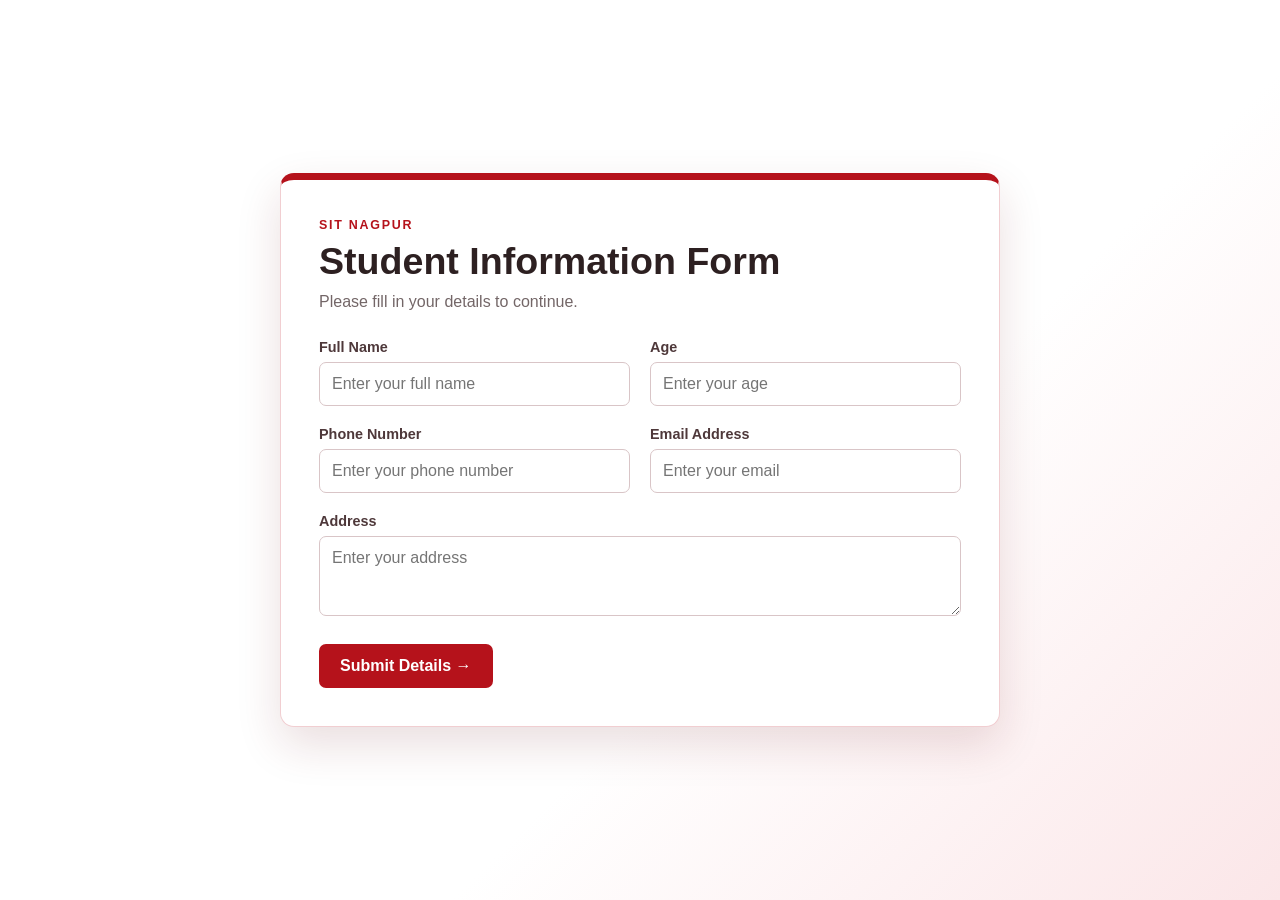
<file: practical1/index.html>
<!DOCTYPE html>
<html lang="en">
<head>
    <meta charset="UTF-8">
    <meta name="viewport" content="width=device-width, initial-scale=1.0">
    <title>SIT Nagpur | Student Information</title>
    <link rel="stylesheet" href="style.css">
</head>
<body>
    <main class="page-shell">
        <section class="form-card" aria-labelledby="page-title">
            <p class="eyebrow">SIT NAGPUR</p>
            <h1 id="page-title">Student Information Form</h1>
            <p class="intro">Please fill in your details to continue.</p>

            <form id="student-form">
                <div class="form-grid">
                    <div class="field">
                        <label for="name">Full Name</label>
                        <input type="text" id="name" name="name" placeholder="Enter your full name" required>
                    </div>
                    <div class="field">
                        <label for="age">Age</label>
                        <input type="number" id="age" name="age" placeholder="Enter your age" min="1" max="120" required>
                    </div>
                    <div class="field">
                        <label for="number">Phone Number</label>
                        <input type="tel" id="number" name="number" placeholder="Enter your phone number" required>
                    </div>
                    <div class="field">
                        <label for="email">Email Address</label>
                        <input type="email" id="email" name="email" placeholder="Enter your email" required>
                    </div>
                    <div class="field full-width">
                        <label for="address">Address</label>
                        <textarea id="address" name="address" placeholder="Enter your address" rows="3" required></textarea>
                    </div>
                </div>
                <button type="submit">Submit Details <span aria-hidden="true">→</span></button>
            </form>
        </section>
    </main>
    <script src="script.js"></script>
</body>
</html>
</file>
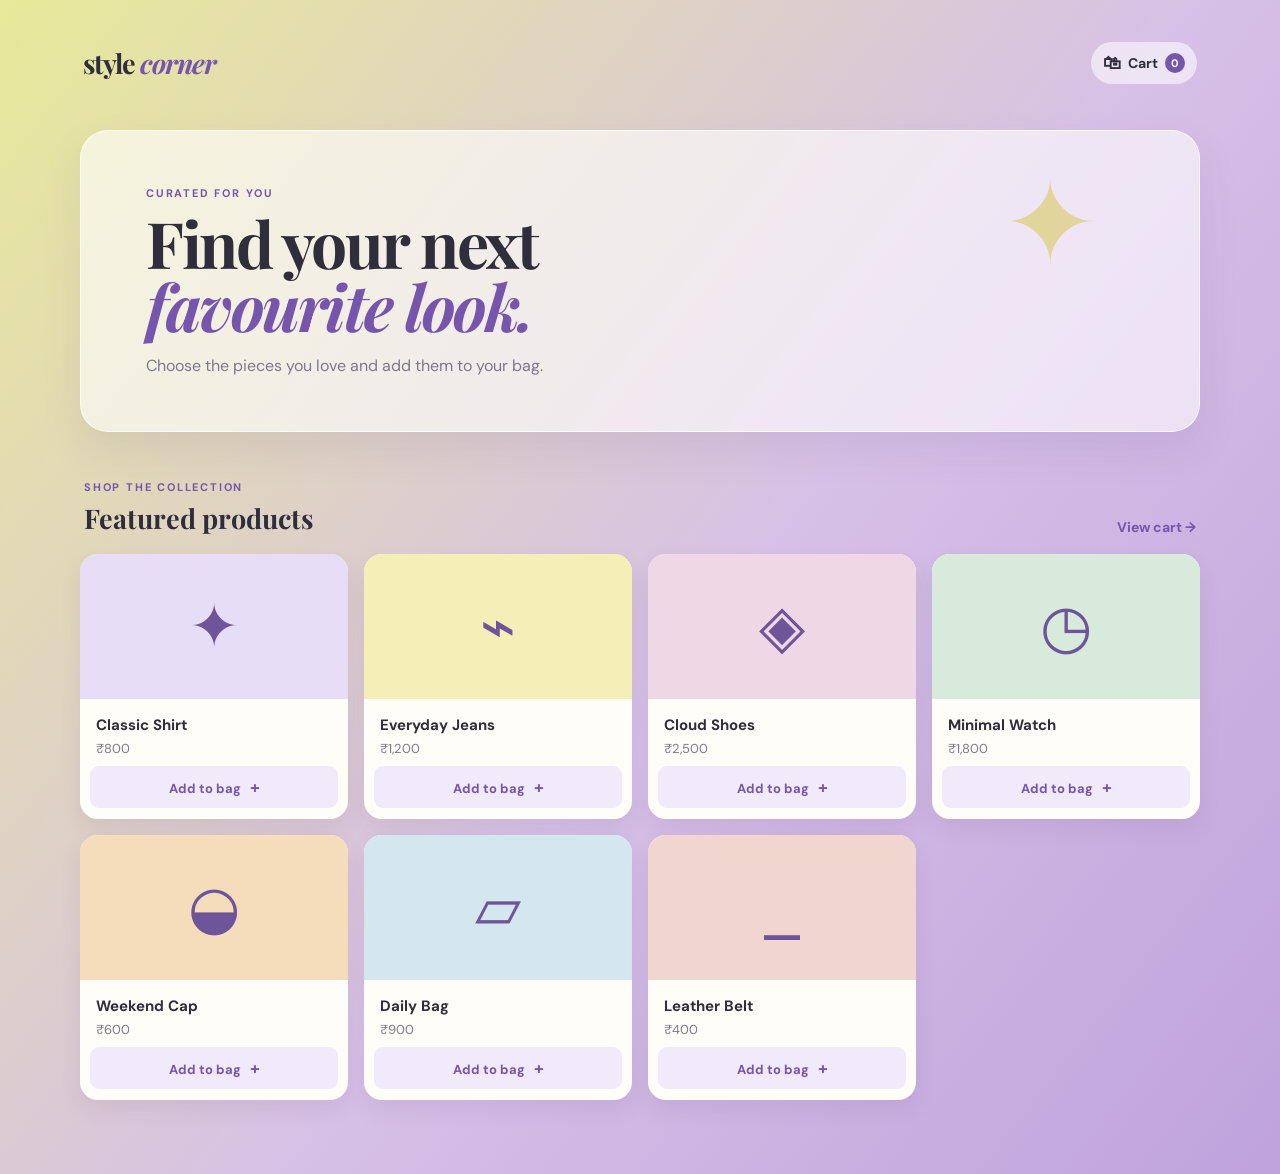
<file: practical2/index.html>
<!DOCTYPE html>
<html lang="en">
<head>
  <meta charset="UTF-8">
  <meta name="viewport" content="width=device-width, initial-scale=1.0">
  <title>Style Corner | Products</title>
  <link rel="stylesheet" href="style.css">
</head>
<body>
  <main class="shop-shell">
    <header class="site-header">
      <a class="brand" href="index.html">style <span>corner</span></a>
      <a class="cart-link" href="cart.html" aria-label="View shopping cart">
        <span class="cart-icon">🛍</span> Cart <span id="cart-count" class="cart-count">0</span>
      </a>
    </header>

    <section class="hero">
      <p class="eyebrow">CURATED FOR YOU</p>
      <h1>Find your next<br><em>favourite look.</em></h1>
      <p>Choose the pieces you love and add them to your bag.</p>
    </section>

    <section aria-labelledby="products-heading">
      <div class="section-heading">
        <div><p class="eyebrow">SHOP THE COLLECTION</p><h2 id="products-heading">Featured products</h2></div>
        <a href="cart.html">View cart →</a>
      </div>
      <div id="product-list" class="product-grid"></div>
    </section>
  </main>
  <div id="toast" class="toast" role="status" aria-live="polite"></div>
  <script src="script.js"></script>
</body>
</html>
</file>
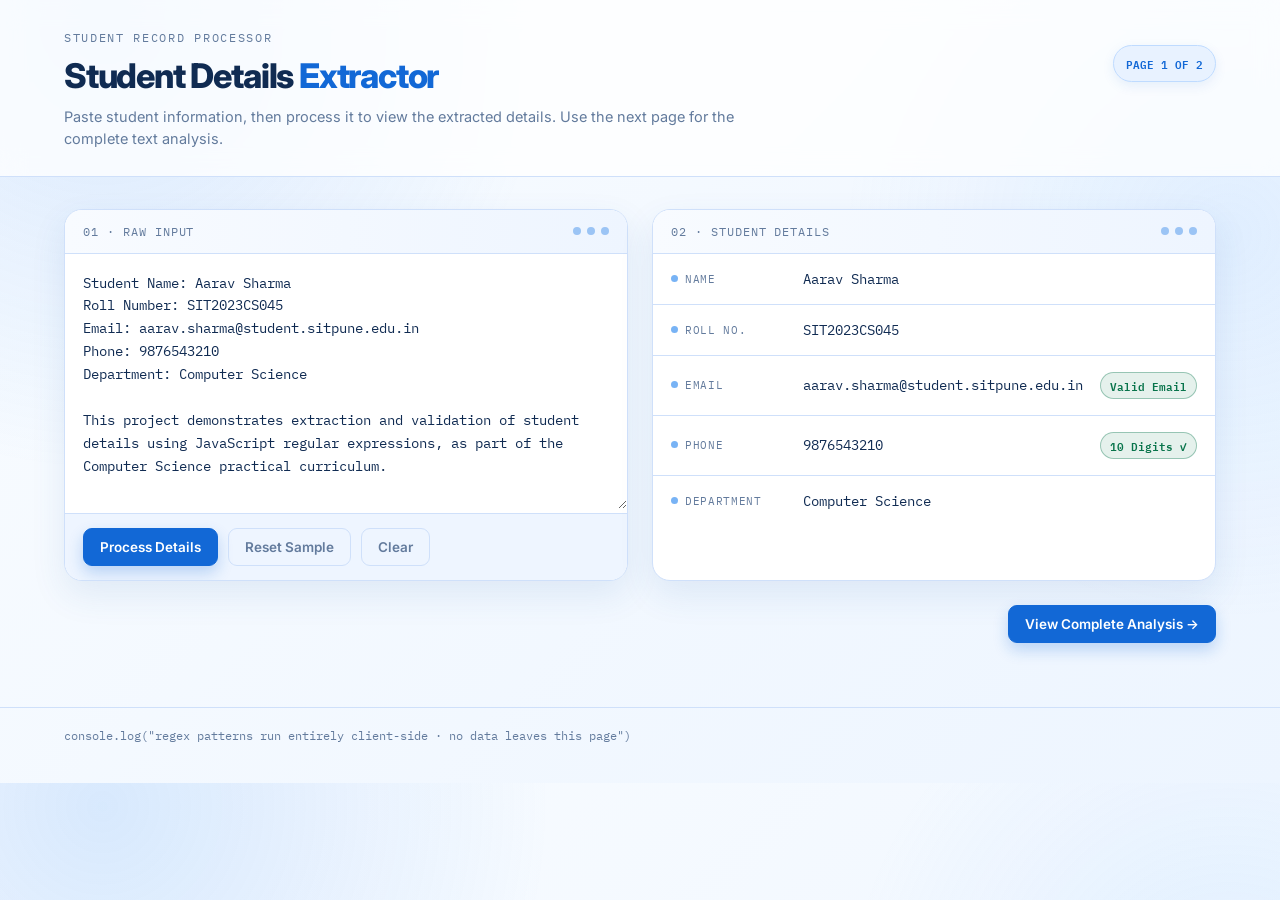
<file: practical6/index.html>
<!DOCTYPE html>
<html lang="en">
<head>
<meta charset="UTF-8">
<meta name="viewport" content="width=device-width, initial-scale=1.0">
<title>Student Record Extractor</title>
<link rel="preconnect" href="https://fonts.googleapis.com">
<link href="https://fonts.googleapis.com/css2?family=IBM+Plex+Mono:wght@400;500;600;700&family=Inter:wght@400;500;600;700;800&display=swap" rel="stylesheet">
<style>
  :root{
    --ink:#f5f9ff;
    --panel:#ffffff;
    --panel-2:#eef5ff;
    --line:#cfe0fa;
    --text:#102b52;
    --muted:#637b9d;
    --accent-name:#1268d6;
    --accent-roll:#1877e8;
    --accent-email:#0756b3;
    --accent-phone:#2b86ed;
    --accent-dept:#124b96;
    --ok:#08744b;
    --bad:#c23a4d;
  }
  *{box-sizing:border-box;}
  body{
    margin:0;
    background:radial-gradient(circle at 8% 3%, rgba(55,141,245,.17), transparent 28rem), radial-gradient(circle at 96% 30%, rgba(137,192,255,.16), transparent 24rem), linear-gradient(135deg, #f9fcff 0%, #edf5ff 100%);
    color:var(--text);
    font-family:'Inter',sans-serif;
    -webkit-font-smoothing:antialiased;
  }
  .mono{font-family:'IBM Plex Mono',monospace;}

  header{
    padding:30px clamp(20px,5vw,64px) 26px;
    border-bottom:1px solid var(--line);
    background:rgba(255,255,255,.76);
    backdrop-filter:blur(12px);
  }
  .eyebrow{
    font-family:'IBM Plex Mono',monospace;
    font-size:12px;
    letter-spacing:.14em;
    text-transform:uppercase;
    color:var(--muted);
    margin:0 0 10px;
  }
  h1{
    margin:0;
    font-size:clamp(24px,3.4vw,34px);
    font-weight:800;
    letter-spacing:-.035em;
  }
  h1 span{color:var(--accent-name);}
  .sub{
    margin:10px 0 0;
    color:var(--muted);
    font-size:14.5px;
    max-width:680px;
    line-height:1.5;
  }

  main{
    padding:32px clamp(20px,5vw,64px) 64px;
  }
  .page{display:none;}
  .page.active{display:block;}
  .page-grid{
    display:grid;
    grid-template-columns:1fr 1fr;
    gap:24px;
  }
  @media (max-width:920px){ .page-grid{grid-template-columns:1fr;} }

  .topbar{
    display:flex;
    justify-content:space-between;
    align-items:center;
    gap:16px;
  }
  .page-indicator{
    color:var(--accent-name);
    background:#e8f2ff;
    border:1px solid #bfdbff;
    border-radius:20px;
    padding:8px 12px;
    box-shadow:0 4px 12px rgba(38,112,207,.1);
    font:600 11px 'IBM Plex Mono',monospace;
    white-space:nowrap;
  }

  .panel{
    background:var(--panel);
    border:1px solid var(--line);
    border-radius:18px;
    box-shadow:0 14px 34px rgba(35,94,164,.10);
    overflow:hidden;
    transition:transform .2s ease, box-shadow .2s ease;
  }
  .panel:hover{transform:translateY(-2px);box-shadow:0 18px 42px rgba(35,94,164,.13);}
  .panel-head{
    display:flex;
    align-items:center;
    justify-content:space-between;
    padding:14px 18px;
    border-bottom:1px solid var(--line);
    background:linear-gradient(90deg, #f8fbff, var(--panel-2));
  }
  .panel-title{
    font-family:'IBM Plex Mono',monospace;
    font-size:12px;
    letter-spacing:.08em;
    text-transform:uppercase;
    color:var(--muted);
  }
  .dots{display:flex;gap:6px;}
  .dots i{width:8px;height:8px;border-radius:50%;background:#9bc4f5;display:block;}

  textarea{
    width:100%;
    min-height:255px;
    padding:18px;
    background:transparent;
    color:var(--text);
    border:none;
    resize:vertical;
    font-family:'IBM Plex Mono',monospace;
    font-size:13.5px;
    line-height:1.7;
    outline:none;
  }

  .btn-row{
    display:flex;
    gap:10px;
    padding:14px 18px;
    border-top:1px solid var(--line);
    background:var(--panel-2);
  }
  button{
    font-family:'Inter',sans-serif;
    font-weight:600;
    font-size:13.5px;
    padding:10px 16px;
    border-radius:9px;
    border:1px solid var(--line);
    cursor:pointer;
    transition:transform .12s ease, border-color .12s ease, background .12s ease;
  }
  button:active{transform:scale(.97);}
  .primary{
    background:var(--accent-name);
    color:#ffffff;
    border-color:var(--accent-name);
    box-shadow:0 7px 15px rgba(18,104,214,.24);
  }
  .primary:hover{background:#0755b4;box-shadow:0 9px 18px rgba(18,104,214,.32);}
  .ghost{
    background:transparent;
    color:var(--muted);
  }
  .ghost:hover{border-color:var(--muted); color:var(--text);}

  /* Signature element: annotated source */
  .annotated{
    padding:16px;
    font-family:'IBM Plex Mono',monospace;
    font-size:13.5px;
    line-height:1.9;
    white-space:pre-wrap;
    word-break:break-word;
    min-height:120px;
  }
  mark{
    border-radius:4px;
    padding:1px 4px;
    font-weight:600;
    background:transparent;
    box-decoration-break:clone;
  }
  mark.name{color:var(--accent-name); background:rgba(11,99,206,.10); box-shadow:inset 0 -1.5px 0 var(--accent-name);}
  mark.roll{color:var(--accent-roll); background:rgba(24,119,232,.10); box-shadow:inset 0 -1.5px 0 var(--accent-roll);}
  mark.email{color:var(--accent-email); background:rgba(7,86,179,.10); box-shadow:inset 0 -1.5px 0 var(--accent-email);}
  mark.phone{color:var(--accent-phone); background:rgba(43,134,237,.12); box-shadow:inset 0 -1.5px 0 var(--accent-phone);}
  mark.dept{color:var(--accent-dept); background:rgba(18,75,150,.10); box-shadow:inset 0 -1.5px 0 var(--accent-dept);}

  .legend{
    display:flex;
    flex-wrap:wrap;
    gap:14px;
    padding:0 16px 14px;
  }
  .legend-item{
    display:flex;
    align-items:center;
    gap:6px;
    font-size:11.5px;
    color:var(--muted);
    font-family:'IBM Plex Mono',monospace;
  }
  .swatch{width:9px;height:9px;border-radius:2px;display:inline-block;}

  /* Extracted fields */
  .field-grid{
    display:grid;
    gap:1px;
    background:var(--line);
  }
  .field{
    background:var(--panel);
    padding:16px 18px;
    display:grid;
    grid-template-columns:120px 1fr auto;
    align-items:center;
    gap:12px;
  }
  .field-label{
    font-family:'IBM Plex Mono',monospace;
    font-size:11px;
    letter-spacing:.06em;
    text-transform:uppercase;
    color:var(--muted);
  }
  .field-label::before{content:'';display:inline-block;width:7px;height:7px;margin:0 7px 1px 0;border-radius:50%;background:#78b3f5;}
  .field-value{
    font-family:'IBM Plex Mono',monospace;
    font-size:14px;
    word-break:break-all;
  }
  .field-value.empty{color:var(--muted); font-style:italic;}
  .badge{
    font-family:'IBM Plex Mono',monospace;
    font-size:11px;
    font-weight:600;
    padding:3px 9px;
    border-radius:20px;
    white-space:nowrap;
  }
  .badge.ok{background:rgba(8,116,75,.10); color:var(--ok); border:1px solid rgba(8,116,75,.35);}
  .badge.bad{background:rgba(194,58,77,.10); color:var(--bad); border:1px solid rgba(194,58,77,.35);}
  .badge.neutral{background:rgba(139,152,168,.14); color:var(--muted); border:1px solid var(--line);}

  /* Stats */
  .stats{
    display:grid;
    grid-template-columns:repeat(3,1fr);
    gap:1px;
    background:var(--line);
  }
  .stat{
    background:var(--panel);
    padding:22px 16px;
    text-align:center;
  }
  .stat-num{
    font-family:'IBM Plex Mono',monospace;
    font-size:30px;
    font-weight:700;
    color:var(--accent-email);
  }
  .stat-label{
    margin-top:4px;
    font-size:11px;
    color:var(--muted);
    letter-spacing:.04em;
  }

  .full-row{grid-column:1 / -1;}

  .page-actions{
    display:flex;
    justify-content:flex-end;
    margin-top:24px;
  }
  .back{display:inline-flex;align-items:center;gap:7px;}

  @media (max-width:600px){
    header{padding-top:22px;}
    .topbar{align-items:flex-start;}
    .page-indicator{font-size:10px;padding:7px 9px;}
    .btn-row{flex-wrap:wrap;}
    .field{grid-template-columns:1fr auto;gap:7px 12px;}
    .field-value{grid-column:1 / -1;}
    .stats{grid-template-columns:1fr;}
    .page-actions button{width:100%;justify-content:center;}
  }

  pre.output-text{
    margin:0;
    padding:16px;
    font-family:'IBM Plex Mono',monospace;
    font-size:13px;
    line-height:1.8;
    white-space:pre-wrap;
    word-break:break-word;
    color:var(--muted);
  }

  footer{
    padding:20px clamp(20px,5vw,64px) 40px;
    color:var(--muted);
    font-size:12px;
    font-family:'IBM Plex Mono',monospace;
    border-top:1px solid var(--line);
  }
</style>
</head>
<body>

<header>
  <div class="topbar">
    <div>
      <p class="eyebrow">Student record processor</p>
      <h1>Student Details <span>Extractor</span></h1>
    </div>
    <span class="page-indicator" id="pageIndicator">PAGE 1 OF 2</span>
  </div>
  <p class="sub">Paste student information, then process it to view the extracted details. Use the next page for the complete text analysis.</p>
</header>

<main>
  <section class="page active" id="detailsPage">
    <div class="page-grid">
      <!-- INPUT PANEL -->
      <section class="panel">
    <div class="panel-head">
      <span class="panel-title">01 · Raw Input</span>
      <div class="dots"><i></i><i></i><i></i></div>
    </div>
    <textarea id="inputText" spellcheck="false">Student Name: Aarav Sharma
Roll Number: SIT2023CS045
Email: aarav.sharma@student.sitpune.edu.in
Phone: 9876543210
Department: Computer Science

This project demonstrates extraction and validation of student
details using JavaScript regular expressions, as part of the
Computer Science practical curriculum.</textarea>
    <div class="btn-row">
      <button class="primary" onclick="processText()">Process Details</button>
      <button class="ghost" onclick="resetSample()">Reset Sample</button>
      <button class="ghost" onclick="document.getElementById('inputText').value=''">Clear</button>
    </div>
      </section>

      <!-- EXTRACTED FIELDS -->
      <section class="panel">
    <div class="panel-head">
      <span class="panel-title">02 · Student Details</span>
      <div class="dots"><i></i><i></i><i></i></div>
    </div>
    <div class="field-grid" id="fieldGrid">
      <div class="field">
        <span class="field-label">Name</span>
        <span class="field-value empty" id="valName">—</span>
        <span></span>
      </div>
      <div class="field">
        <span class="field-label">Roll No.</span>
        <span class="field-value empty" id="valRoll">—</span>
        <span></span>
      </div>
      <div class="field">
        <span class="field-label">Email</span>
        <span class="field-value empty" id="valEmail">—</span>
        <span class="badge neutral" id="badgeEmail">Not checked</span>
      </div>
      <div class="field">
        <span class="field-label">Phone</span>
        <span class="field-value empty" id="valPhone">—</span>
        <span class="badge neutral" id="badgePhone">Not checked</span>
      </div>
      <div class="field">
        <span class="field-label">Department</span>
        <span class="field-value empty" id="valDept">—</span>
        <span></span>
      </div>
    </div>
      </section>
    </div>
    <div class="page-actions">
      <button class="primary" onclick="showPage('analysisPage')">View Complete Analysis →</button>
    </div>
  </section>

  <section class="page" id="analysisPage">
    <div class="page-grid">
      <!-- ANNOTATED SOURCE -->
      <section class="panel full-row">
        <div class="panel-head">
          <span class="panel-title">03 · Annotated Matches</span>
          <div class="dots"><i></i><i></i><i></i></div>
        </div>
        <div class="legend">
          <span class="legend-item"><span class="swatch" style="background:var(--accent-name)"></span>Name</span>
          <span class="legend-item"><span class="swatch" style="background:var(--accent-roll)"></span>Roll No.</span>
          <span class="legend-item"><span class="swatch" style="background:var(--accent-email)"></span>Email</span>
          <span class="legend-item"><span class="swatch" style="background:var(--accent-phone)"></span>Phone</span>
          <span class="legend-item"><span class="swatch" style="background:var(--accent-dept)"></span>Department</span>
        </div>
        <div class="annotated mono" id="annotatedOutput">Process the details to see matches highlighted here.</div>
      </section>

  <!-- STATS -->
  <section class="panel full-row">
    <div class="panel-head">
      <span class="panel-title">04 · Word &amp; Character Counts</span>
      <div class="dots"><i></i><i></i><i></i></div>
    </div>
    <div class="stats">
      <div class="stat">
        <div class="stat-num" id="statWords">0</div>
        <div class="stat-label">TOTAL WORDS</div>
      </div>
      <div class="stat">
        <div class="stat-num" id="statDigits">0</div>
        <div class="stat-label">NUMBER CHARACTERS (DIGITS)</div>
      </div>
      <div class="stat">
        <div class="stat-num" id="statChars">0</div>
        <div class="stat-label">TOTAL CHARACTERS (EXCL. SPACES)</div>
      </div>
    </div>
  </section>

  <!-- LOWERCASE -->
  <section class="panel full-row">
    <div class="panel-head">
      <span class="panel-title">05 · Lowercase Conversion</span>
      <div class="dots"><i></i><i></i><i></i></div>
    </div>
    <pre class="output-text" id="lowerOutput">—</pre>
  </section>

  <!-- REPLACED -->
  <section class="panel full-row">
    <div class="panel-head">
      <span class="panel-title">06 · Department Replaced (Computer Science → Information Technology)</span>
      <div class="dots"><i></i><i></i><i></i></div>
    </div>
    <pre class="output-text" id="replaceOutput">—</pre>
  </section>
    </div>
    <div class="page-actions">
      <button class="ghost back" onclick="showPage('detailsPage')">← Back to Student Details</button>
    </div>
  </section>
</main>

<footer>console.log("regex patterns run entirely client-side · no data leaves this page")</footer>

<script>
const SAMPLE = document.getElementById('inputText').value;

function resetSample(){
  document.getElementById('inputText').value = SAMPLE;
  processText();
}

function showPage(pageId){
  document.querySelectorAll('.page').forEach(page => page.classList.remove('active'));
  document.getElementById(pageId).classList.add('active');
  document.getElementById('pageIndicator').textContent = pageId === 'detailsPage' ? 'PAGE 1 OF 2' : 'PAGE 2 OF 2';
  window.scrollTo({top: 0, behavior: 'smooth'});
}

function escapeHtml(str){
  return str
    .replace(/&/g,'&amp;')
    .replace(/</g,'&lt;')
    .replace(/>/g,'&gt;');
}

function processText(){
  const text = document.getElementById('inputText').value;

  // ---- 1. EXTRACTION via regex ----
  const nameMatch  = text.match(/(?:Student\s*Name|Name)\s*[:\-]\s*(.+)/i);
  const rollMatch  = text.match(/Roll\s*(?:No\.?|Number)?\s*[:\-]\s*(\S+)/i);
  const emailMatch = text.match(/Email(?:\s*(?:Id|Address))?\s*[:\-]\s*(\S+@\S+)/i);
  const phoneMatch = text.match(/(?:Phone|Mobile|Contact)(?:\s*(?:No\.?|Number))?\s*[:\-]\s*([\d\s\-+]+)/i);
  const deptMatch  = text.match(/Department\s*[:\-]\s*(.+)/i);

  const name  = nameMatch  ? nameMatch[1].trim()  : '';
  const roll  = rollMatch  ? rollMatch[1].trim()  : '';
  const email = emailMatch ? emailMatch[1].trim() : '';
  const phoneRaw = phoneMatch ? phoneMatch[1].trim() : '';
  const dept  = deptMatch  ? deptMatch[1].trim()  : '';

  // ---- 2. EMAIL VALIDATION ----
  const emailRegex = /^[a-zA-Z0-9._%+-]+@[a-zA-Z0-9.-]+\.[a-zA-Z]{2,}$/;
  const isEmailValid = emailRegex.test(email);

  // ---- 3. PHONE VALIDATION (exactly 10 digits) ----
  const phoneDigits = phoneRaw.replace(/\D/g, '');
  const isPhoneValid = /^\d{10}$/.test(phoneDigits);

  // ---- 4. COUNTS ----
  const totalWords = (text.trim().match(/\S+/g) || []).length;
  const totalDigits = (text.match(/\d/g) || []).length;
  const totalCharsNoSpaces = text.replace(/\s/g, '').length;

  // ---- 5. LOWERCASE ----
  const lower = text.toLowerCase();

  // ---- 6. REPLACE DEPARTMENT NAME ----
  const replaced = text.replace(/computer science/gi, 'Information Technology');

  // ---- 7. RENDER: extracted fields ----
  setField('valName', name);
  setField('valRoll', roll);
  setField('valEmail', email);
  setField('valPhone', phoneDigits || phoneRaw);
  setField('valDept', dept);

  setBadge('badgeEmail', email, isEmailValid, 'Valid Email', 'Invalid Email');
  setBadge('badgePhone', phoneRaw, isPhoneValid, '10 Digits ✓', 'Not 10 Digits');

  // ---- 7. RENDER: stats ----
  document.getElementById('statWords').textContent = totalWords;
  document.getElementById('statDigits').textContent = totalDigits;
  document.getElementById('statChars').textContent = totalCharsNoSpaces;

  // ---- 7. RENDER: lowercase + replaced ----
  document.getElementById('lowerOutput').textContent = lower;
  document.getElementById('replaceOutput').textContent = replaced;

  // ---- 7. RENDER: annotated source (signature element) ----
  renderAnnotated(text, {name, roll, email, phoneValue: phoneRaw, dept});
}

function setField(id, value){
  const el = document.getElementById(id);
  if(value){
    el.textContent = value;
    el.classList.remove('empty');
  } else {
    el.textContent = 'Not found';
    el.classList.add('empty');
  }
}

function setBadge(id, rawValue, isValid, okLabel, badLabel){
  const el = document.getElementById(id);
  if(!rawValue){
    el.textContent = 'Not found';
    el.className = 'badge neutral';
    return;
  }
  el.textContent = isValid ? okLabel : badLabel;
  el.className = 'badge ' + (isValid ? 'ok' : 'bad');
}

function renderAnnotated(text, fields){
  let escaped = escapeHtml(text);

  const wrap = (value, cls) => {
    if(!value) return;
    const esc = escapeHtml(value);
    const idx = escaped.indexOf(esc);
    if(idx === -1) return;
    escaped = escaped.slice(0, idx) + '<mark class="' + cls + '">' + esc + '</mark>' + escaped.slice(idx + esc.length);
  };

  wrap(fields.name, 'name');
  wrap(fields.roll, 'roll');
  wrap(fields.email, 'email');
  wrap(fields.phoneValue, 'phone');
  wrap(fields.dept, 'dept');

  document.getElementById('annotatedOutput').innerHTML = escaped;
}

// Run once on load with the sample data
processText();
</script>

</body>
</html>
</file>
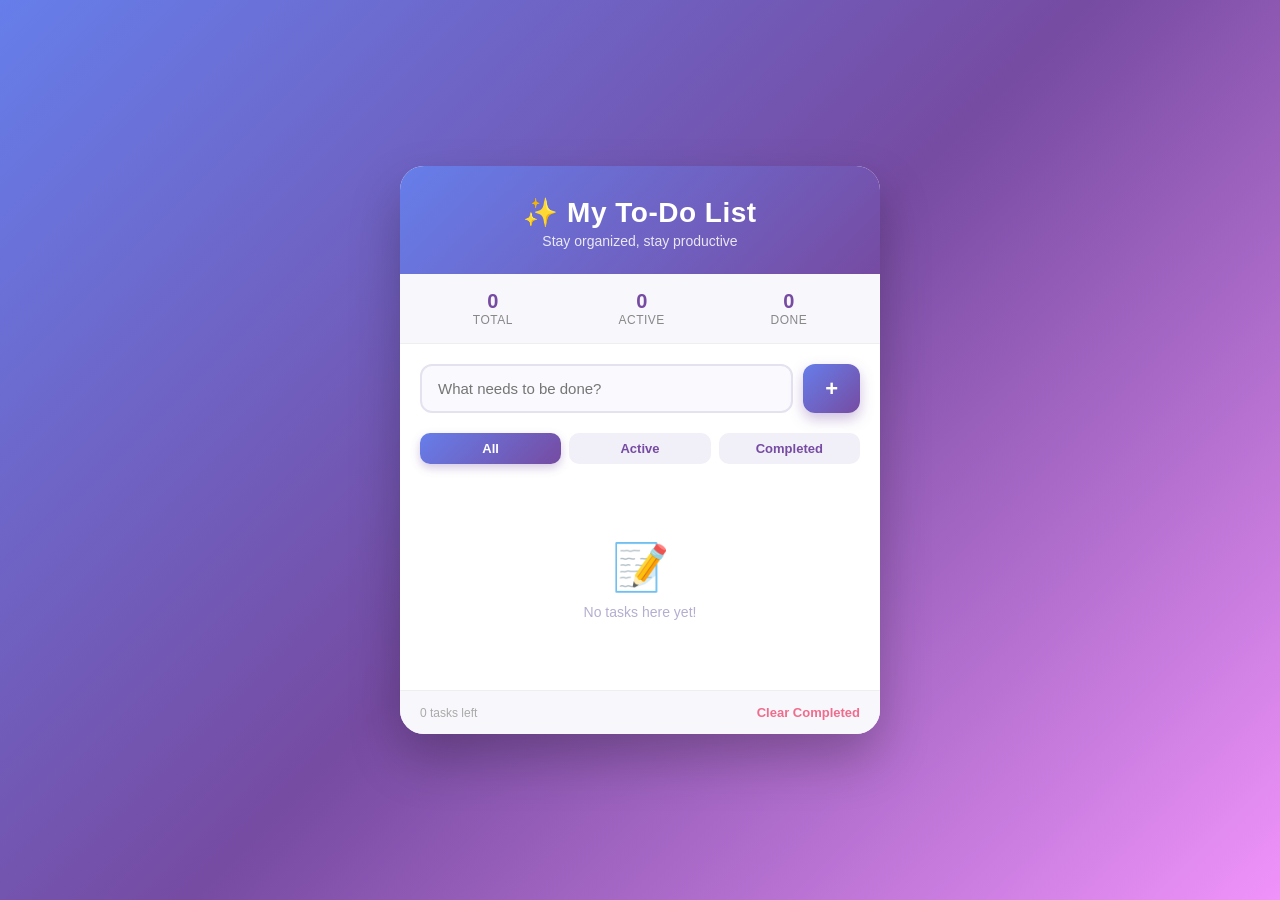
<file: practical7/index.html>
<!DOCTYPE html>
<html lang="en">
<head>
<meta charset="UTF-8">
<meta name="viewport" content="width=device-width, initial-scale=1.0">
<title>My To-Do List</title>
<style>
  * {
    margin: 0;
    padding: 0;
    box-sizing: border-box;
    font-family: 'Segoe UI', Tahoma, Geneva, Verdana, sans-serif;
  }

  body {
    min-height: 100vh;
    background: linear-gradient(135deg, #667eea 0%, #764ba2 50%, #f093fb 100%);
    display: flex;
    justify-content: center;
    align-items: center;
    padding: 20px;
  }

  .app {
    width: 100%;
    max-width: 480px;
    background: rgba(255, 255, 255, 0.97);
    border-radius: 24px;
    box-shadow: 0 25px 50px rgba(0, 0, 0, 0.25);
    overflow: hidden;
    animation: fadeIn 0.6s ease;
  }

  @keyframes fadeIn {
    from { opacity: 0; transform: translateY(20px); }
    to { opacity: 1; transform: translateY(0); }
  }

  .header {
    background: linear-gradient(135deg, #667eea, #764ba2);
    padding: 30px 30px 25px;
    color: #fff;
    text-align: center;
  }

  .header h1 {
    font-size: 28px;
    font-weight: 700;
    letter-spacing: 0.5px;
    margin-bottom: 4px;
  }

  .header p {
    font-size: 14px;
    opacity: 0.85;
  }

  .stats {
    display: flex;
    justify-content: space-around;
    padding: 16px 20px;
    background: #f8f7fc;
    border-bottom: 1px solid #eee;
  }

  .stat {
    text-align: center;
  }

  .stat .num {
    font-size: 20px;
    font-weight: 700;
    color: #764ba2;
  }

  .stat .label {
    font-size: 12px;
    color: #888;
    text-transform: uppercase;
    letter-spacing: 0.5px;
  }

  .input-area {
    display: flex;
    gap: 10px;
    padding: 20px;
    background: #fff;
  }

  .input-area input[type="text"] {
    flex: 1;
    padding: 14px 16px;
    border: 2px solid #e5e2f0;
    border-radius: 12px;
    font-size: 15px;
    outline: none;
    transition: all 0.25s ease;
    background: #faf9fd;
  }

  .input-area input[type="text"]:focus {
    border-color: #764ba2;
    background: #fff;
    box-shadow: 0 0 0 4px rgba(118, 75, 162, 0.1);
  }

  .add-btn {
    background: linear-gradient(135deg, #667eea, #764ba2);
    color: #fff;
    border: none;
    border-radius: 12px;
    padding: 0 22px;
    font-size: 22px;
    font-weight: 600;
    cursor: pointer;
    transition: transform 0.2s ease, box-shadow 0.2s ease;
    box-shadow: 0 6px 14px rgba(118, 75, 162, 0.35);
  }

  .add-btn:hover {
    transform: translateY(-2px) scale(1.03);
    box-shadow: 0 8px 18px rgba(118, 75, 162, 0.45);
  }

  .add-btn:active {
    transform: translateY(0) scale(0.97);
  }

  .filters {
    display: flex;
    gap: 8px;
    padding: 0 20px 16px;
    background: #fff;
  }

  .filter-btn {
    flex: 1;
    padding: 8px;
    border: none;
    background: #f1eff8;
    color: #764ba2;
    border-radius: 10px;
    font-size: 13px;
    font-weight: 600;
    cursor: pointer;
    transition: all 0.2s ease;
  }

  .filter-btn.active {
    background: linear-gradient(135deg, #667eea, #764ba2);
    color: #fff;
    box-shadow: 0 4px 10px rgba(118, 75, 162, 0.3);
  }

  .filter-btn:hover:not(.active) {
    background: #e6e1f5;
  }

  .task-list {
    list-style: none;
    max-height: 380px;
    overflow-y: auto;
    padding: 10px 16px 20px;
    background: #fff;
  }

  .task-list::-webkit-scrollbar {
    width: 6px;
  }

  .task-list::-webkit-scrollbar-thumb {
    background: #ddd6ef;
    border-radius: 10px;
  }

  .task-item {
    display: flex;
    align-items: center;
    gap: 12px;
    background: #faf9fd;
    border: 1px solid #eeebf7;
    border-radius: 14px;
    padding: 12px 14px;
    margin-bottom: 10px;
    animation: slideIn 0.35s ease;
    transition: box-shadow 0.2s ease, transform 0.2s ease;
  }

  .task-item:hover {
    box-shadow: 0 6px 16px rgba(118, 75, 162, 0.12);
    transform: translateY(-1px);
  }

  @keyframes slideIn {
    from { opacity: 0; transform: translateX(-15px); }
    to { opacity: 1; transform: translateX(0); }
  }

  .checkbox {
    width: 22px;
    height: 22px;
    min-width: 22px;
    border-radius: 50%;
    border: 2px solid #b9adde;
    cursor: pointer;
    display: flex;
    align-items: center;
    justify-content: center;
    transition: all 0.2s ease;
    background: #fff;
  }

  .checkbox.checked {
    background: linear-gradient(135deg, #667eea, #764ba2);
    border-color: #764ba2;
  }

  .checkbox.checked::after {
    content: '✓';
    color: #fff;
    font-size: 13px;
    font-weight: bold;
  }

  .task-text {
    flex: 1;
    font-size: 15px;
    color: #333;
    word-break: break-word;
    outline: none;
    padding: 4px 6px;
    border-radius: 6px;
  }

  .task-text.completed {
    text-decoration: line-through;
    color: #aaa;
  }

  .task-text[contenteditable="true"] {
    background: #fff;
    box-shadow: 0 0 0 2px #764ba2;
  }

  .task-actions {
    display: flex;
    gap: 6px;
  }

  .icon-btn {
    background: none;
    border: none;
    cursor: pointer;
    font-size: 16px;
    padding: 6px;
    border-radius: 8px;
    transition: all 0.2s ease;
    display: flex;
    align-items: center;
    justify-content: center;
  }

  .icon-btn.edit {
    color: #6c8cf0;
  }

  .icon-btn.edit:hover {
    background: #e8edff;
  }

  .icon-btn.delete {
    color: #f06c8c;
  }

  .icon-btn.delete:hover {
    background: #ffe8ee;
    transform: scale(1.1);
  }

  .icon-btn.save {
    color: #4caf50;
    display: none;
  }

  .icon-btn.save:hover {
    background: #e5f7e6;
  }

  .task-item.editing .icon-btn.edit {
    display: none;
  }

  .task-item.editing .icon-btn.save {
    display: flex;
  }

  .empty-state {
    text-align: center;
    padding: 50px 20px;
    color: #b5aed1;
  }

  .empty-state .emoji {
    font-size: 46px;
    margin-bottom: 10px;
  }

  .empty-state p {
    font-size: 14px;
  }

  .footer {
    padding: 14px 20px;
    background: #f8f7fc;
    border-top: 1px solid #eee;
    display: flex;
    justify-content: space-between;
    align-items: center;
  }

  .clear-btn {
    background: none;
    border: none;
    color: #f06c8c;
    font-size: 13px;
    font-weight: 600;
    cursor: pointer;
    transition: opacity 0.2s ease;
  }

  .clear-btn:hover {
    opacity: 0.7;
    text-decoration: underline;
  }

  .footer-text {
    font-size: 12px;
    color: #aaa;
  }
</style>
</head>
<body>

<div class="app">
  <div class="header">
    <h1>✨ My To-Do List</h1>
    <p>Stay organized, stay productive</p>
  </div>

  <div class="stats">
    <div class="stat">
      <div class="num" id="totalCount">0</div>
      <div class="label">Total</div>
    </div>
    <div class="stat">
      <div class="num" id="activeCount">0</div>
      <div class="label">Active</div>
    </div>
    <div class="stat">
      <div class="num" id="doneCount">0</div>
      <div class="label">Done</div>
    </div>
  </div>

  <div class="input-area">
    <input type="text" id="taskInput" placeholder="What needs to be done?" maxlength="150">
    <button class="add-btn" id="addBtn" title="Add task">+</button>
  </div>

  <div class="filters">
    <button class="filter-btn active" data-filter="all">All</button>
    <button class="filter-btn" data-filter="active">Active</button>
    <button class="filter-btn" data-filter="completed">Completed</button>
  </div>

  <ul class="task-list" id="taskList"></ul>

  <div class="footer">
    <span class="footer-text" id="footerText">0 tasks</span>
    <button class="clear-btn" id="clearBtn">Clear Completed</button>
  </div>
</div>

<script>
  let tasks = [];
  let idCounter = 1;
  let currentFilter = 'all';

  const taskInput = document.getElementById('taskInput');
  const addBtn = document.getElementById('addBtn');
  const taskList = document.getElementById('taskList');
  const totalCount = document.getElementById('totalCount');
  const activeCount = document.getElementById('activeCount');
  const doneCount = document.getElementById('doneCount');
  const footerText = document.getElementById('footerText');
  const clearBtn = document.getElementById('clearBtn');
  const filterBtns = document.querySelectorAll('.filter-btn');

  function addTask() {
    const text = taskInput.value.trim();
    if (text === '') return;
    tasks.unshift({ id: idCounter++, text: text, completed: false });
    taskInput.value = '';
    render();
  }

  function deleteTask(id) {
    tasks = tasks.filter(t => t.id !== id);
    render();
  }

  function toggleTask(id) {
    const task = tasks.find(t => t.id === id);
    if (task) task.completed = !task.completed;
    render();
  }

  function startEdit(id) {
    tasks.forEach(t => t.editing = false);
    const task = tasks.find(t => t.id === id);
    if (task) task.editing = true;
    render();
    const el = document.querySelector(`.task-text[data-id="${id}"]`);
    if (el) {
      el.focus();
      const range = document.createRange();
      range.selectNodeContents(el);
      range.collapse(false);
      const sel = window.getSelection();
      sel.removeAllRanges();
      sel.addRange(range);
    }
  }

  function saveEdit(id) {
    const el = document.querySelector(`.task-text[data-id="${id}"]`);
    const task = tasks.find(t => t.id === id);
    if (task && el) {
      const newText = el.textContent.trim();
      task.text = newText === '' ? task.text : newText;
      task.editing = false;
    }
    render();
  }

  function clearCompleted() {
    tasks = tasks.filter(t => !t.completed);
    render();
  }

  function getFiltered() {
    if (currentFilter === 'active') return tasks.filter(t => !t.completed);
    if (currentFilter === 'completed') return tasks.filter(t => t.completed);
    return tasks;
  }

  function render() {
    const filtered = getFiltered();
    taskList.innerHTML = '';

    if (filtered.length === 0) {
      const empty = document.createElement('li');
      empty.className = 'empty-state';
      empty.innerHTML = `<div class="emoji">📝</div><p>No tasks here yet!</p>`;
      taskList.appendChild(empty);
    } else {
      filtered.forEach(task => {
        const li = document.createElement('li');
        li.className = 'task-item' + (task.editing ? ' editing' : '');

        li.innerHTML = `
          <div class="checkbox ${task.completed ? 'checked' : ''}" data-id="${task.id}"></div>
          <div class="task-text ${task.completed ? 'completed' : ''}" contenteditable="${task.editing ? 'true' : 'false'}" data-id="${task.id}">${escapeHtml(task.text)}</div>
          <div class="task-actions">
            <button class="icon-btn edit" data-id="${task.id}" title="Edit">✏️</button>
            <button class="icon-btn save" data-id="${task.id}" title="Save">💾</button>
            <button class="icon-btn delete" data-id="${task.id}" title="Delete">🗑️</button>
          </div>
        `;
        taskList.appendChild(li);
      });
    }

    // Stats
    const total = tasks.length;
    const done = tasks.filter(t => t.completed).length;
    const active = total - done;
    totalCount.textContent = total;
    activeCount.textContent = active;
    doneCount.textContent = done;
    footerText.textContent = `${active} task${active !== 1 ? 's' : ''} left`;

    attachEvents();
  }

  function escapeHtml(str) {
    const div = document.createElement('div');
    div.textContent = str;
    return div.innerHTML;
  }

  function attachEvents() {
    document.querySelectorAll('.checkbox').forEach(el => {
      el.addEventListener('click', () => toggleTask(Number(el.dataset.id)));
    });
    document.querySelectorAll('.icon-btn.delete').forEach(el => {
      el.addEventListener('click', () => deleteTask(Number(el.dataset.id)));
    });
    document.querySelectorAll('.icon-btn.edit').forEach(el => {
      el.addEventListener('click', () => startEdit(Number(el.dataset.id)));
    });
    document.querySelectorAll('.icon-btn.save').forEach(el => {
      el.addEventListener('click', () => saveEdit(Number(el.dataset.id)));
    });
    document.querySelectorAll('.task-text[contenteditable="true"]').forEach(el => {
      el.addEventListener('keydown', (e) => {
        if (e.key === 'Enter') {
          e.preventDefault();
          saveEdit(Number(el.dataset.id));
        }
      });
    });
  }

  addBtn.addEventListener('click', addTask);
  taskInput.addEventListener('keydown', (e) => {
    if (e.key === 'Enter') addTask();
  });
  clearBtn.addEventListener('click', clearCompleted);
  filterBtns.forEach(btn => {
    btn.addEventListener('click', () => {
      filterBtns.forEach(b => b.classList.remove('active'));
      btn.classList.add('active');
      currentFilter = btn.dataset.filter;
      render();
    });
  });

  render();
</script>

</body>
</html>
</file>
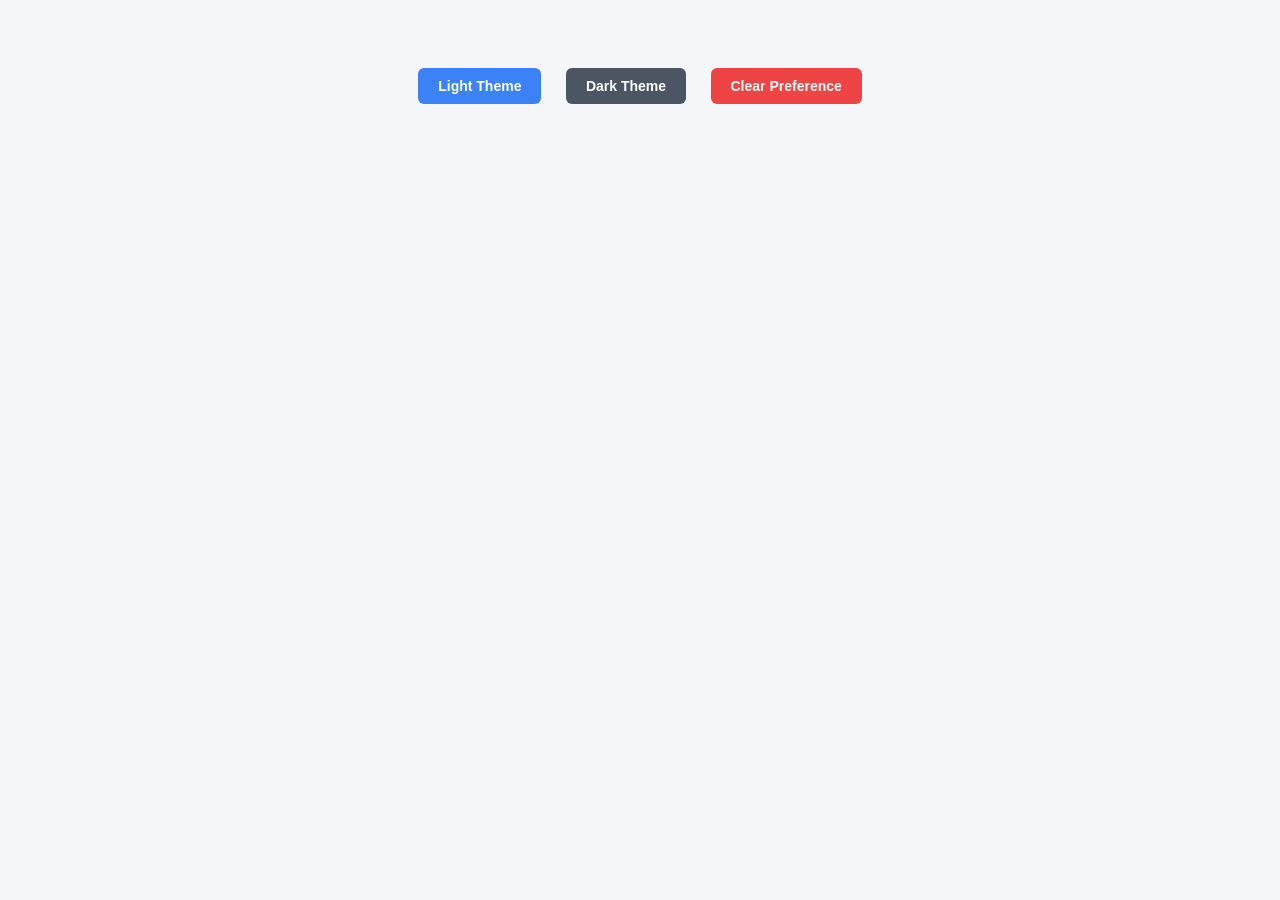
<file: practical9/index.html>
<!DOCTYPE html>
<html>
<head>
    <title>Theme Preference</title>

    <style>
        body {
            font-family: Arial, sans-serif;
            text-align: center;
            padding: 50px;
            transition: background-color 0.3s, color 0.3s;
            background-color: #f4f6f9;
            color: #333333;
        }

        .dark {
            background-color: #1e1e2e;
            color: #f8fafc;
        }

        button {
            padding: 10px 20px;
            margin: 10px;
            cursor: pointer;
            border: none;
            border-radius: 6px;
            font-size: 14px;
            font-weight: bold;
            transition: background-color 0.2s, transform 0.1s;
        }

        button:active {
            transform: scale(0.98);
        }

        .btn-light {
            background-color: #3b82f6;
            color: #ffffff;
        }

        .btn-light:hover {
            background-color: #2563eb;
        }

        .btn-dark {
            background-color: #4b5563;
            color: #ffffff;
        }

        .btn-dark:hover {
            background-color: #374151;
        }

        .btn-clear {
            background-color: #ef4444;
            color: #ffffff;
        }

        .btn-clear:hover {
            background-color: #dc2626;
        }

        #message {
            margin-top: 25px;
            font-size: 16px;
            font-weight: bold;
            color: #4b5563;
        }

        .dark #message {
            color: #94a3b8;
        }
    </style>
</head>

<body>

    <button class="btn-light" onclick="setTheme('light')">Light Theme</button>
    <button class="btn-dark" onclick="setTheme('dark')">Dark Theme</button>
    <button class="btn-clear" onclick="clearTheme()">Clear Preference</button>

    <p id="message"></p>

    <script>

        // Load saved theme when page opens
        window.onload = function () {

            // First check localStorage
            let savedTheme = localStorage.getItem("theme");

            if (savedTheme) {
                setTheme(savedTheme);
            }
        };

        // Save theme in localStorage
        function setTheme(theme) {

            // Apply theme
            if (theme === "dark") {
                document.body.classList.add("dark");
            } else {
                document.body.classList.remove("dark");
            }

            // Save permanently
            localStorage.setItem("theme", theme);

            // Also save current session
            sessionStorage.setItem("currentTheme", theme);

            document.getElementById("message").innerText =
                "Theme saved: " + theme;
        }

        // Clear stored preference
        function clearTheme() {

            localStorage.removeItem("theme");
            sessionStorage.removeItem("currentTheme");

            document.body.classList.remove("dark");

            document.getElementById("message").innerText =
                "Theme preference cleared.";
        }

    </script>

</body>
</html>
</file>
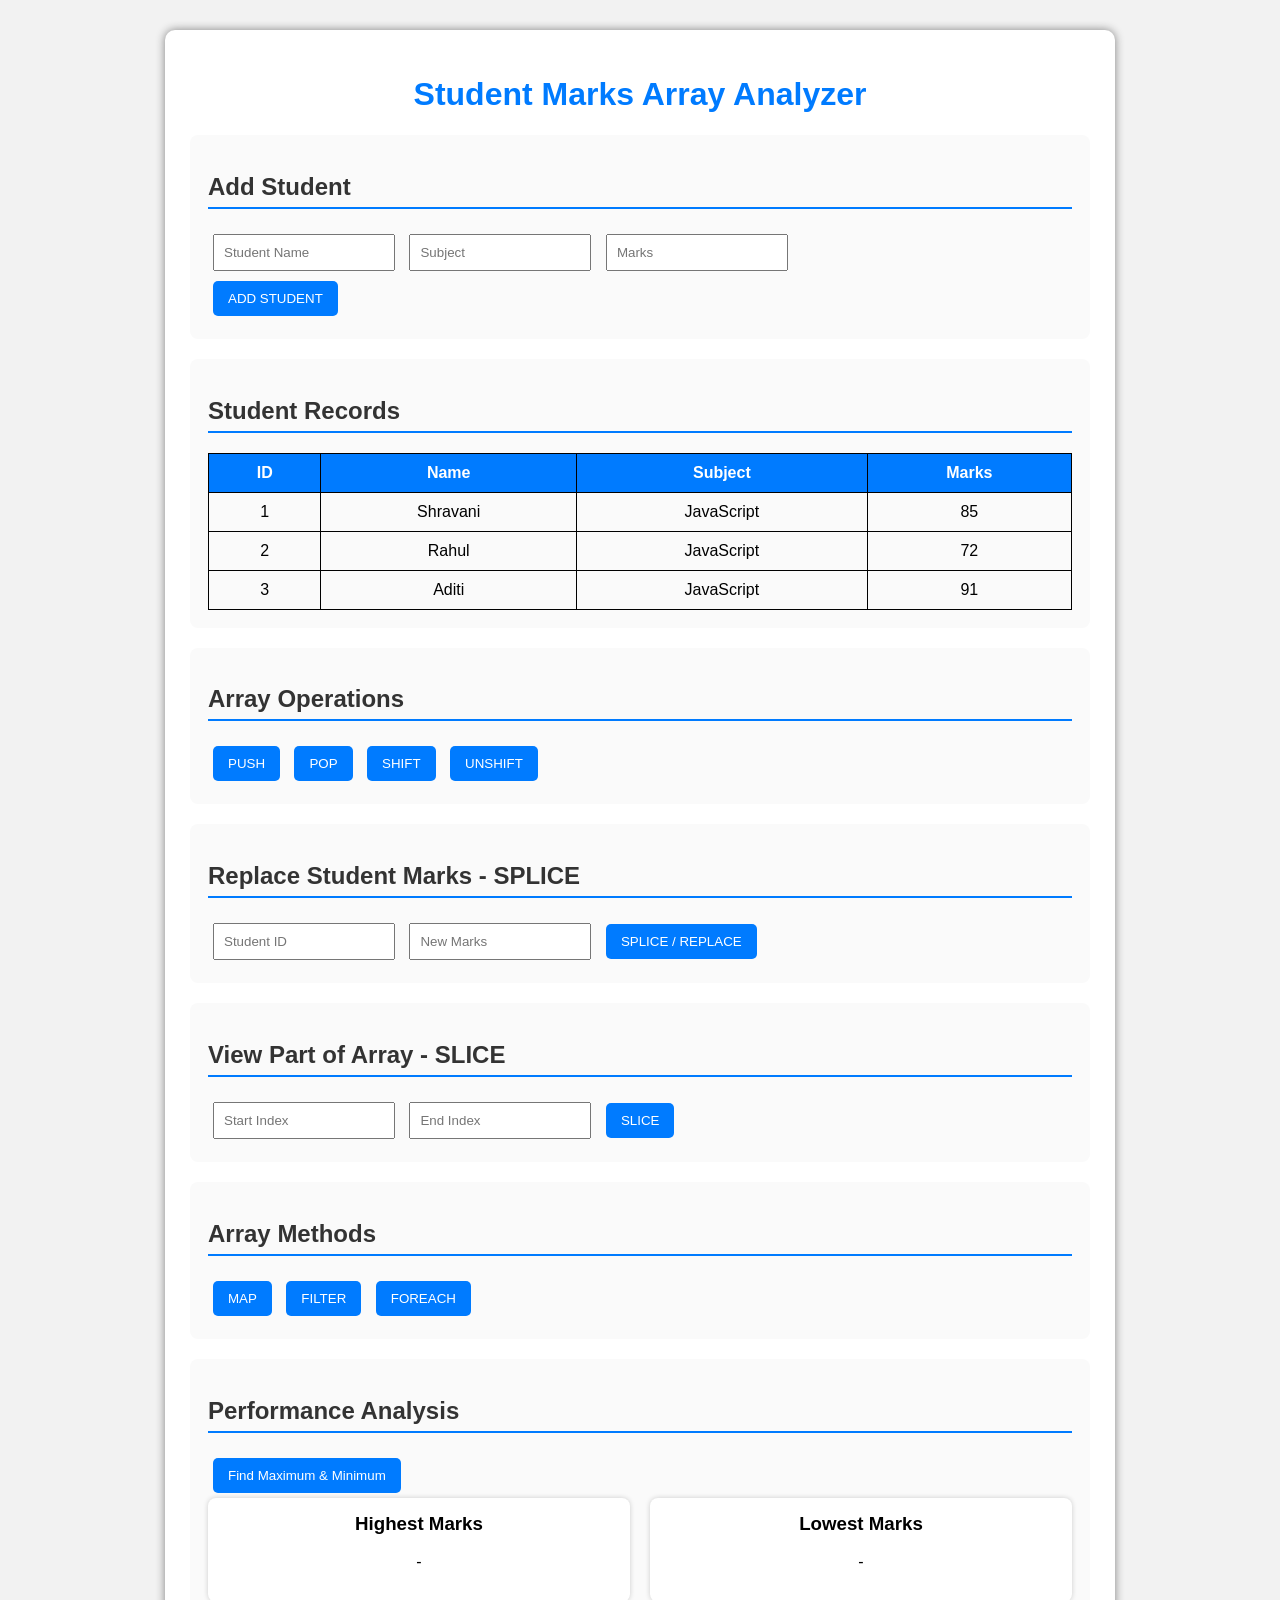
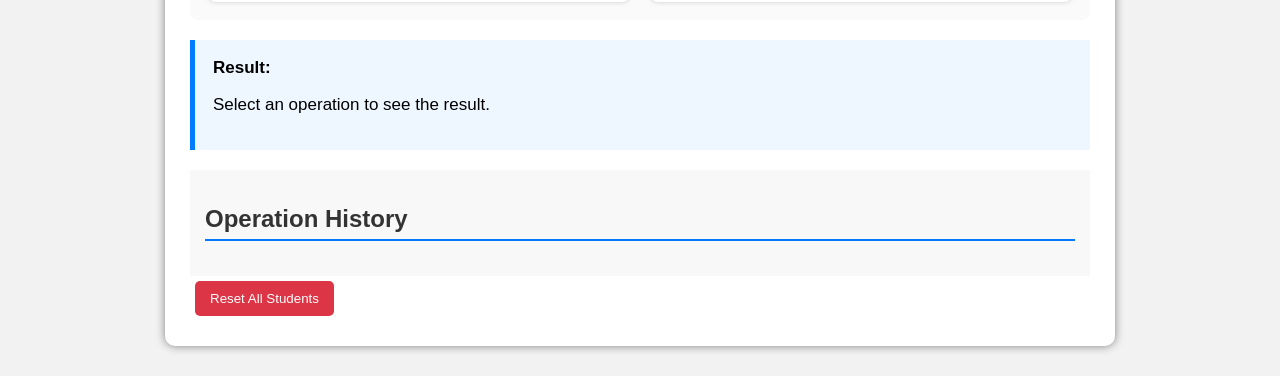
<file: pratical5/index.html>
<!DOCTYPE html>
<html>

<head>

    <meta charset="UTF-8">

    <title>Student Marks Array Analyzer</title>

    <style>

        body {
            font-family: Arial, sans-serif;
            background: #f2f2f2;
            margin: 0;
            padding: 0;
        }

        .container {
            width: 900px;
            margin: 30px auto;
            background: white;
            padding: 25px;
            border-radius: 10px;
            box-shadow: 0 0 10px gray;
        }

        h1 {
            text-align: center;
            color: #007BFF;
        }

        h2 {
            color: #333;
            border-bottom: 2px solid #007BFF;
            padding-bottom: 6px;
        }

        .section {
            margin-top: 20px;
            padding: 18px;
            background: #fafafa;
            border-radius: 8px;
        }

        input {
            padding: 9px;
            width: 160px;
            margin: 5px;
        }

        button {
            padding: 10px 15px;
            margin: 5px;
            border: none;
            border-radius: 5px;
            background: #007BFF;
            color: white;
            cursor: pointer;
        }

        button:hover {
            background: #0056b3;
        }

        .danger {
            background: #dc3545;
        }

        .danger:hover {
            background: #a71d2a;
        }

        table {
            width: 100%;
            border-collapse: collapse;
            margin-top: 15px;
        }

        table,
        th,
        td {
            border: 1px solid black;
        }

        th {
            background: #007BFF;
            color: white;
        }

        th,
        td {
            padding: 10px;
            text-align: center;
        }

        .result {
            margin-top: 20px;
            padding: 18px;
            background: #eef6ff;
            border-left: 5px solid #007BFF;
            font-size: 17px;
        }

        .analysis {
            display: flex;
            gap: 20px;
        }

        .card {
            flex: 1;
            padding: 15px;
            background: white;
            border-radius: 8px;
            box-shadow: 0 0 5px #ccc;
            text-align: center;
        }

        .card h3 {
            margin-top: 0;
        }

        .history {
            margin-top: 20px;
            padding: 15px;
            background: #f8f8f8;
        }

        li {
            margin: 8px;
        }

    </style>

</head>


<body>

<div class="container">

    <h1>Student Marks Array Analyzer</h1>


    <!-- ==========================================
         ADD STUDENT
         ========================================== -->

    <div class="section">

        <h2>Add Student</h2>

        <input
            type="text"
            id="studentName"
            placeholder="Student Name"
        >

        <input
            type="text"
            id="subject"
            placeholder="Subject"
        >

        <input
            type="number"
            id="marks"
            placeholder="Marks"
            min="0"
            max="100"
        >

        <br>

        <button onclick="addStudent()">
            ADD STUDENT
        </button>

    </div>


    <!-- ==========================================
         STUDENT TABLE
         ========================================== -->

    <div class="section">

        <h2>Student Records</h2>

        <table id="studentTable">

            <tr>
                <th>ID</th>
                <th>Name</th>
                <th>Subject</th>
                <th>Marks</th>
            </tr>

        </table>

    </div>


    <!-- ==========================================
         ARRAY OPERATIONS
         ========================================== -->

    <div class="section">

        <h2>Array Operations</h2>

        <button onclick="pushStudent()">
            PUSH
        </button>

        <button onclick="popStudent()">
            POP
        </button>

        <button onclick="shiftStudent()">
            SHIFT
        </button>

        <button onclick="unshiftStudent()">
            UNSHIFT
        </button>

    </div>


    <!-- ==========================================
         SPLICE
         ========================================== -->

    <div class="section">

        <h2>Replace Student Marks - SPLICE</h2>

        <input
            type="number"
            id="replaceID"
            placeholder="Student ID"
        >

        <input
            type="number"
            id="newMarks"
            placeholder="New Marks"
            min="0"
            max="100"
        >

        <button onclick="replaceMarks()">
            SPLICE / REPLACE
        </button>

    </div>


    <!-- ==========================================
         SLICE
         ========================================== -->

    <div class="section">

        <h2>View Part of Array - SLICE</h2>

        <input
            type="number"
            id="sliceStart"
            placeholder="Start Index"
        >

        <input
            type="number"
            id="sliceEnd"
            placeholder="End Index"
        >

        <button onclick="sliceStudents()">
            SLICE
        </button>

    </div>


    <!-- ==========================================
         ARRAY METHODS
         ========================================== -->

    <div class="section">

        <h2>Array Methods</h2>

        <button onclick="mapStudents()">
            MAP
        </button>

        <button onclick="filterStudents()">
            FILTER
        </button>

        <button onclick="forEachStudents()">
            FOREACH
        </button>

    </div>


    <!-- ==========================================
         PERFORMANCE ANALYSIS
         ========================================== -->

    <div class="section">

        <h2>Performance Analysis</h2>

        <button onclick="findHighestLowest()">
            Find Maximum & Minimum
        </button>

        <div class="analysis">

            <div class="card">

                <h3>Highest Marks</h3>

                <p id="highest">
                    -
                </p>

            </div>


            <div class="card">

                <h3>Lowest Marks</h3>

                <p id="lowest">
                    -
                </p>

            </div>

        </div>

    </div>


    <!-- ==========================================
         RESULT
         ========================================== -->

    <div class="result">

        <strong>Result:</strong>

        <p id="result">
            Select an operation to see the result.
        </p>

    </div>


    <!-- ==========================================
         HISTORY
         ========================================== -->

    <div class="history">

        <h2>Operation History</h2>

        <ul id="historyList"></ul>

    </div>


    <button
        class="danger"
        onclick="resetStudents()"
    >
        Reset All Students
    </button>


</div>


<script>


/*
====================================================
ARRAY OF OBJECTS
====================================================

The main data structure is an ARRAY.

Each element is an OBJECT.

Each student object contains:

    id
    name
    subject
    marks
====================================================
*/

let students = [

    {
        id: 1,
        name: "Shravani",
        subject: "JavaScript",
        marks: 85
    },

    {
        id: 2,
        name: "Rahul",
        subject: "JavaScript",
        marks: 72
    },

    {
        id: 3,
        name: "Aditi",
        subject: "JavaScript",
        marks: 91
    }

];


/*
====================================================
DISPLAY STUDENTS
====================================================

forEach() is used to visit every
student object and display it.
====================================================
*/

function displayStudents() {

    let table =
        document.getElementById("studentTable");


    table.innerHTML = `

        <tr>
            <th>ID</th>
            <th>Name</th>
            <th>Subject</th>
            <th>Marks</th>
        </tr>

    `;


    students.forEach(function(student) {

        table.innerHTML += `

            <tr>

                <td>${student.id}</td>

                <td>${student.name}</td>

                <td>${student.subject}</td>

                <td>${student.marks}</td>

            </tr>

        `;

    });

}


/*
====================================================
ADD STUDENT
====================================================
*/

function addStudent() {

    let name =
        document.getElementById("studentName").value;

    let subject =
        document.getElementById("subject").value;

    let marks =
        parseInt(
            document.getElementById("marks").value
        );


    if (
        name === "" ||
        subject === "" ||
        isNaN(marks)
    ) {

        alert("Please enter all student details.");

        return;

    }


    if (marks < 0 || marks > 100) {

        alert("Marks must be between 0 and 100.");

        return;

    }


    /*
    Create student object.
    */

    let student = {

        id: students.length + 1,

        name: name,

        subject: subject,

        marks: marks

    };


    /*
    PUSH object into array.
    */

    students.push(student);


    displayStudents();


    showResult(
        "Student " +
        name +
        " added successfully."
    );


    addHistory(
        "push() → Added " +
        name +
        " with " +
        marks +
        " marks."
    );


    document.getElementById("studentName").value = "";

    document.getElementById("subject").value = "";

    document.getElementById("marks").value = "";

}


/*
====================================================
PUSH()
====================================================

This function is separate so that
the PUSH operation is clearly demonstrated.
====================================================
*/

function pushStudent() {

    addStudent();

}


/*
====================================================
POP()
====================================================

Removes the LAST student object.
====================================================
*/

function popStudent() {

    if (students.length === 0) {

        alert("No students available.");

        return;

    }


    let removed =
        students.pop();


    displayStudents();


    showResult(
        "POP: Removed " +
        removed.name +
        " from the array."
    );


    addHistory(
        "pop() → Removed " +
        removed.name
    );

}


/*
====================================================
SHIFT()
====================================================

Removes the FIRST student object.
====================================================
*/

function shiftStudent() {

    if (students.length === 0) {

        alert("No students available.");

        return;

    }


    let removed =
        students.shift();


    updateIDs();


    displayStudents();


    showResult(
        "SHIFT: Removed " +
        removed.name +
        " from the beginning."
    );


    addHistory(
        "shift() → Removed " +
        removed.name
    );

}


/*
====================================================
UNSHIFT()
====================================================

Adds a sample student at the
BEGINNING of the array.
====================================================
*/

function unshiftStudent() {

    let name =
        prompt("Enter student name:");

    let subject =
        prompt("Enter subject:");

    let marks =
        parseInt(
            prompt("Enter marks:")
        );


    if (
        name === null ||
        subject === null ||
        isNaN(marks)
    ) {

        return;

    }


    if (marks < 0 || marks > 100) {

        alert("Marks must be between 0 and 100.");

        return;

    }


    let student = {

        id: 0,

        name: name,

        subject: subject,

        marks: marks

    };


    students.unshift(student);


    updateIDs();


    displayStudents();


    showResult(
        "UNSHIFT: " +
        name +
        " added at the beginning."
    );


    addHistory(
        "unshift() → Added " +
        name
    );

}


/*
====================================================
UPDATE IDs
====================================================
*/

function updateIDs() {

    students.forEach(function(student, index) {

        student.id = index + 1;

    });

}


/*
====================================================
SPLICE()
====================================================

Used here to REPLACE the marks
of a student.

Example:

Original:
Shravani → 85

New:
Shravani → 92
====================================================
*/

function replaceMarks() {

    let id =
        parseInt(
            document.getElementById("replaceID").value
        );

    let newMarks =
        parseInt(
            document.getElementById("newMarks").value
        );


    if (isNaN(id) || isNaN(newMarks)) {

        alert(
            "Please enter student ID and new marks."
        );

        return;

    }


    if (newMarks < 0 || newMarks > 100) {

        alert("Marks must be between 0 and 100.");

        return;

    }


    /*
    Find the index of the student.
    */

    let index =
        students.findIndex(function(student) {

            return student.id === id;

        });


    if (index === -1) {

        alert("Student ID not found.");

        return;

    }


    /*
    Create updated object.
    */

    let updatedStudent = {

        id: students[index].id,

        name: students[index].name,

        subject: students[index].subject,

        marks: newMarks

    };


    /*
    SPLICE replaces the old object.
    */

    students.splice(
        index,
        1,
        updatedStudent
    );


    displayStudents();


    showResult(
        "SPLICE: Marks updated successfully."
    );


    addHistory(
        "splice() → Updated marks of " +
        updatedStudent.name +
        " to " +
        newMarks
    );


    document.getElementById("replaceID").value = "";

    document.getElementById("newMarks").value = "";

}


/*
====================================================
SLICE()
====================================================

Returns a portion of the student array.

The original array is NOT changed.
====================================================
*/

function sliceStudents() {

    let start =
        parseInt(
            document.getElementById("sliceStart").value
        );

    let end =
        parseInt(
            document.getElementById("sliceEnd").value
        );


    if (isNaN(start) || isNaN(end)) {

        alert(
            "Please enter start and end index."
        );

        return;

    }


    let selectedStudents =
        students.slice(start, end);


    let output = "";


    selectedStudents.forEach(function(student) {

        output +=
            student.name +
            " - " +
            student.marks +
            " marks<br>";

    });


    showResult(
        "<b>SLICE Result:</b><br><br>" +
        output
    );


    addHistory(
        "slice(" +
        start +
        ", " +
        end +
        ") → Displayed selected students."
    );


    document.getElementById("sliceStart").value = "";

    document.getElementById("sliceEnd").value = "";

}


/*
====================================================
MAP()
====================================================

Creates a NEW array.

Here we create a list of
student names and marks.
====================================================
*/

function mapStudents() {

    let result =
        students.map(function(student) {

            return (
                student.name +
                " → " +
                student.marks +
                "%"
            );

        });


    showResult(
        "<b>MAP Result:</b><br><br>" +
        result.join("<br>")
    );


    addHistory(
        "map() → Created student marks list."
    );

}


/*
====================================================
FILTER()
====================================================

Find students who scored
75 or more marks.
====================================================
*/

function filterStudents() {

    let toppers =
        students.filter(function(student) {

            return student.marks >= 75;

        });


    if (toppers.length === 0) {

        showResult(
            "No students scored 75 or above."
        );

        return;

    }


    let output = "";


    toppers.forEach(function(student) {

        output +=
            student.name +
            " → " +
            student.marks +
            " marks<br>";

    });


    showResult(
        "<b>FILTER Result:</b><br>" +
        "Students scoring 75 or above:<br><br>" +
        output
    );


    addHistory(
        "filter() → Found " +
        toppers.length +
        " students scoring 75 or above."
    );

}


/*
====================================================
FOREACH()
====================================================

Visits every student object.
====================================================
*/

function forEachStudents() {

    let output = "";


    students.forEach(function(student) {

        output +=
            "ID: " +
            student.id +
            " | " +
            student.name +
            " | " +
            student.marks +
            " marks<br>";

    });


    showResult(
        "<b>FOREACH Result:</b><br><br>" +
        output
    );


    addHistory(
        "forEach() → Visited " +
        students.length +
        " student objects."
    );

}


/*
====================================================
MAXIMUM AND MINIMUM
====================================================

Uses a FOR LOOP to find:

1. Student with highest marks
2. Student with lowest marks
====================================================
*/

function findHighestLowest() {

    if (students.length === 0) {

        alert("No students available.");

        return;

    }


    /*
    Initially assume the first student
    has both the highest and lowest marks.
    */

    let highest =
        students[0];

    let lowest =
        students[0];


    /*
    FOR LOOP
    */

    for (
        let i = 1;
        i < students.length;
        i++
    ) {


        /*
        Check highest marks.
        */

        if (
            students[i].marks >
            highest.marks
        ) {

            highest =
                students[i];

        }


        /*
        Check lowest marks.
        */

        if (
            students[i].marks <
            lowest.marks
        ) {

            lowest =
                students[i];

        }

    }


    /*
    Display highest.
    */

    document.getElementById("highest").innerHTML =

        "<b>" +
        highest.name +
        "</b><br>" +

        highest.marks +
        " Marks";


    /*
    Display lowest.
    */

    document.getElementById("lowest").innerHTML =

        "<b>" +
        lowest.name +
        "</b><br>" +

        lowest.marks +
        " Marks";


    showResult(

        "<b>Highest Marks:</b> " +
        highest.name +
        " - " +
        highest.marks +

        "<br><br>" +

        "<b>Lowest Marks:</b> " +
        lowest.name +
        " - " +
        lowest.marks

    );


    addHistory(

        "Maximum = " +
        highest.name +
        " (" +
        highest.marks +
        "), Minimum = " +
        lowest.name +
        " (" +
        lowest.marks +
        ")"

    );

}


/*
====================================================
RESULT
====================================================
*/

function showResult(message) {

    document.getElementById("result").innerHTML =
        message;

}


/*
====================================================
HISTORY
====================================================
*/

function addHistory(message) {

    document.getElementById("historyList").innerHTML +=

        "<li>" +
        message +
        "</li>";

}


/*
====================================================
RESET
====================================================
*/

function resetStudents() {

    students = [

        {
            id: 1,
            name: "Shravani",
            subject: "JavaScript",
            marks: 85
        },

        {
            id: 2,
            name: "Rahul",
            subject: "JavaScript",
            marks: 72
        },

        {
            id: 3,
            name: "Aditi",
            subject: "JavaScript",
            marks: 91
        }

    ];


    displayStudents();


    document.getElementById("highest").innerHTML = "-";

    document.getElementById("lowest").innerHTML = "-";


    showResult(
        "Student records have been reset."
    );


    addHistory(
        "Array reset."
    );

}


/*
====================================================
INITIAL DISPLAY
====================================================
*/

displayStudents();


</script>

</body>

</html>
</file>
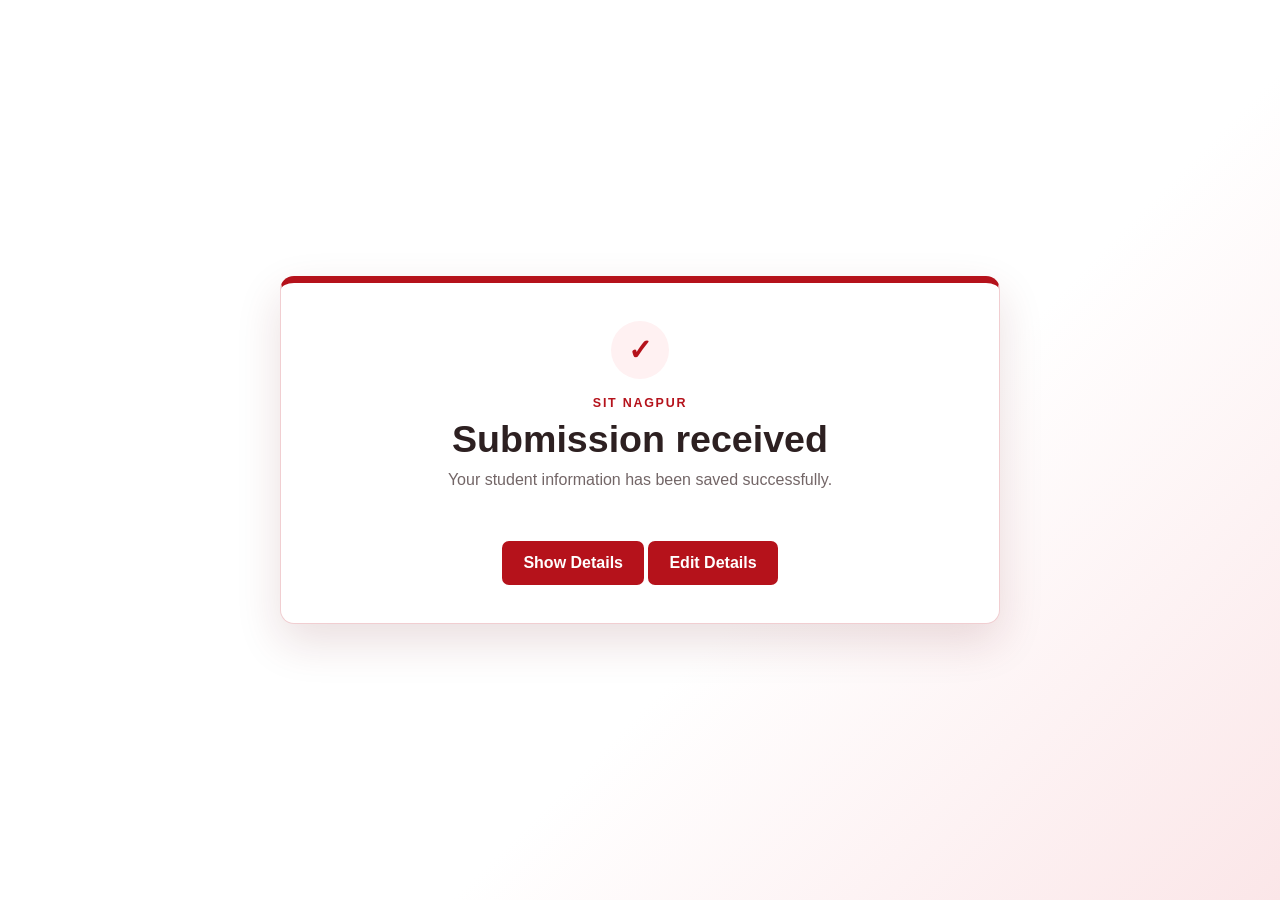
<file: practical1/details.html>
<!DOCTYPE html>
<html lang="en">
<head>
    <meta charset="UTF-8">
    <meta name="viewport" content="width=device-width, initial-scale=1.0">
    <title>SIT Nagpur | Student Details</title>
    <link rel="stylesheet" href="style.css">
</head>
<body>
    <main class="page-shell">
        <section class="details-card" aria-labelledby="details-title">
            <div class="success-mark" aria-hidden="true">✓</div>
            <p class="eyebrow">SIT NAGPUR</p>
            <h1 id="details-title">Submission received</h1>
            <p class="intro">Your student information has been saved successfully.</p>
            <button id="show-details" type="button" onclick="showDetails()">Show Details</button>
            <div id="details-list" class="details-list" aria-live="polite"></div>
            <a class="back-link" href="index.html">Edit Details</a>
        </section>
    </main>
    <script src="script.js"></script>
</body>
</html>
</file>
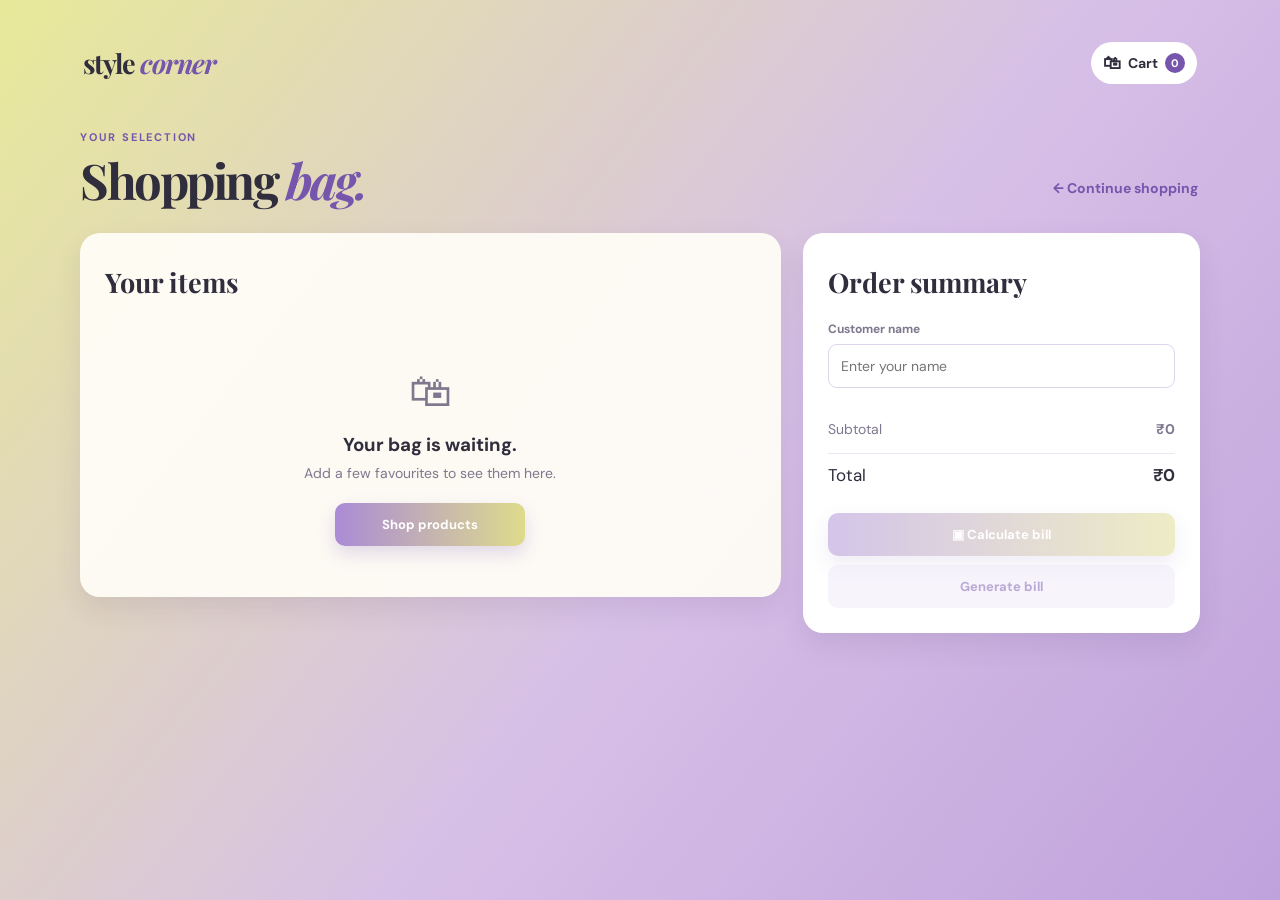
<file: practical2/cart.html>
<!DOCTYPE html>
<html lang="en">
<head>
  <meta charset="UTF-8">
  <meta name="viewport" content="width=device-width, initial-scale=1.0">
  <title>Style Corner | Your Cart</title>
  <link rel="stylesheet" href="style.css">
</head>
<body>
  <main class="shop-shell">
    <header class="site-header">
      <a class="brand" href="index.html">style <span>corner</span></a>
      <a class="cart-link active" href="cart.html"><span class="cart-icon">🛍</span> Cart <span id="cart-count" class="cart-count">0</span></a>
    </header>

    <div class="page-intro"><p class="eyebrow">YOUR SELECTION</p><h1>Shopping <em>bag.</em></h1><a class="back-link" href="index.html">← Continue shopping</a></div>
    <div class="cart-layout">
      <section class="cart-panel" aria-labelledby="bag-heading">
        <h2 id="bag-heading">Your items</h2>
        <div id="cart-items"></div>
      </section>
      <aside class="summary-panel">
        <h2>Order summary</h2>
        <label for="customer-name">Customer name</label>
        <input id="customer-name" type="text" placeholder="Enter your name">
        <div class="summary-line"><span>Subtotal</span><strong id="subtotal">₹0</strong></div>
        <div class="summary-line total"><span>Total</span><strong id="total">₹0</strong></div>
        <button id="calculate-bill" class="primary-button"><span>▣</span> Calculate bill</button>
        <button id="generate-bill" class="secondary-button" disabled>Generate bill</button>
      </aside>
    </div>
    <section id="invoice" class="invoice" hidden></section>
  </main>
  <script src="script.js"></script>
</body>
</html>
</file>
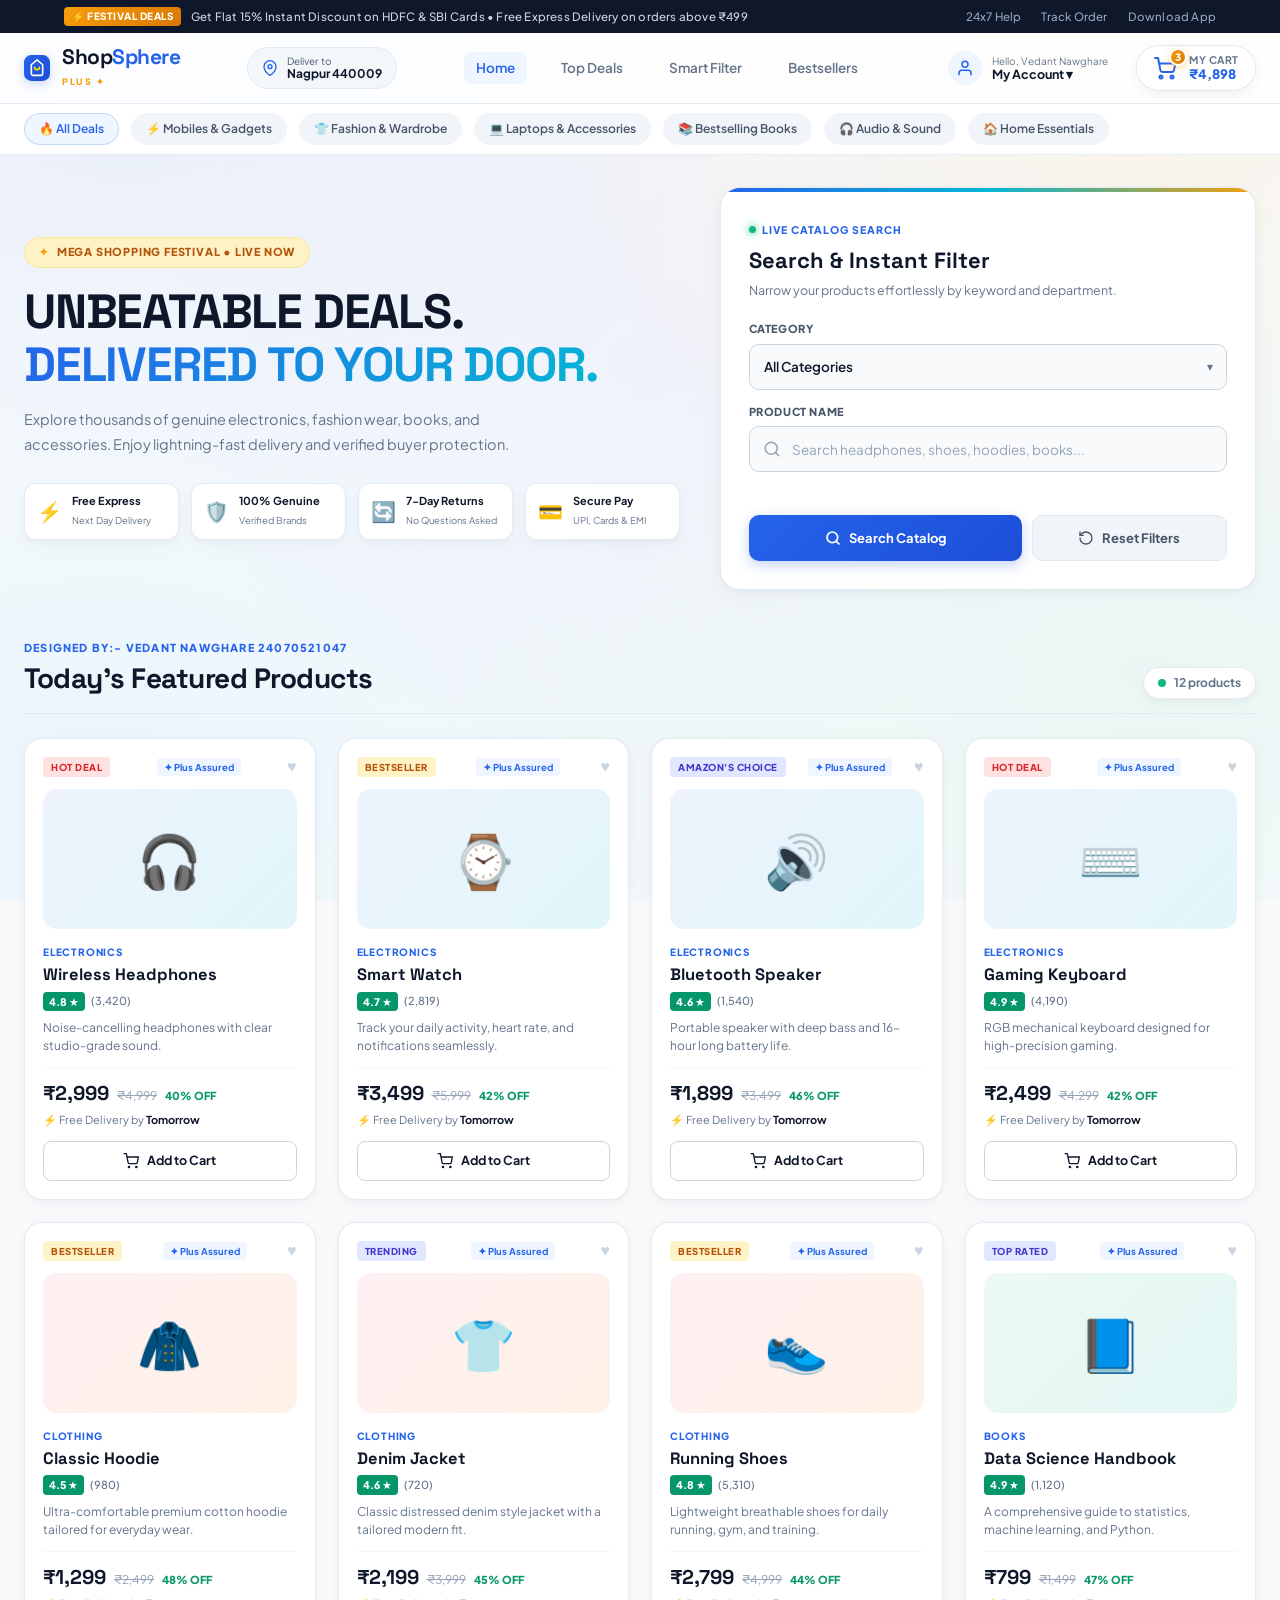
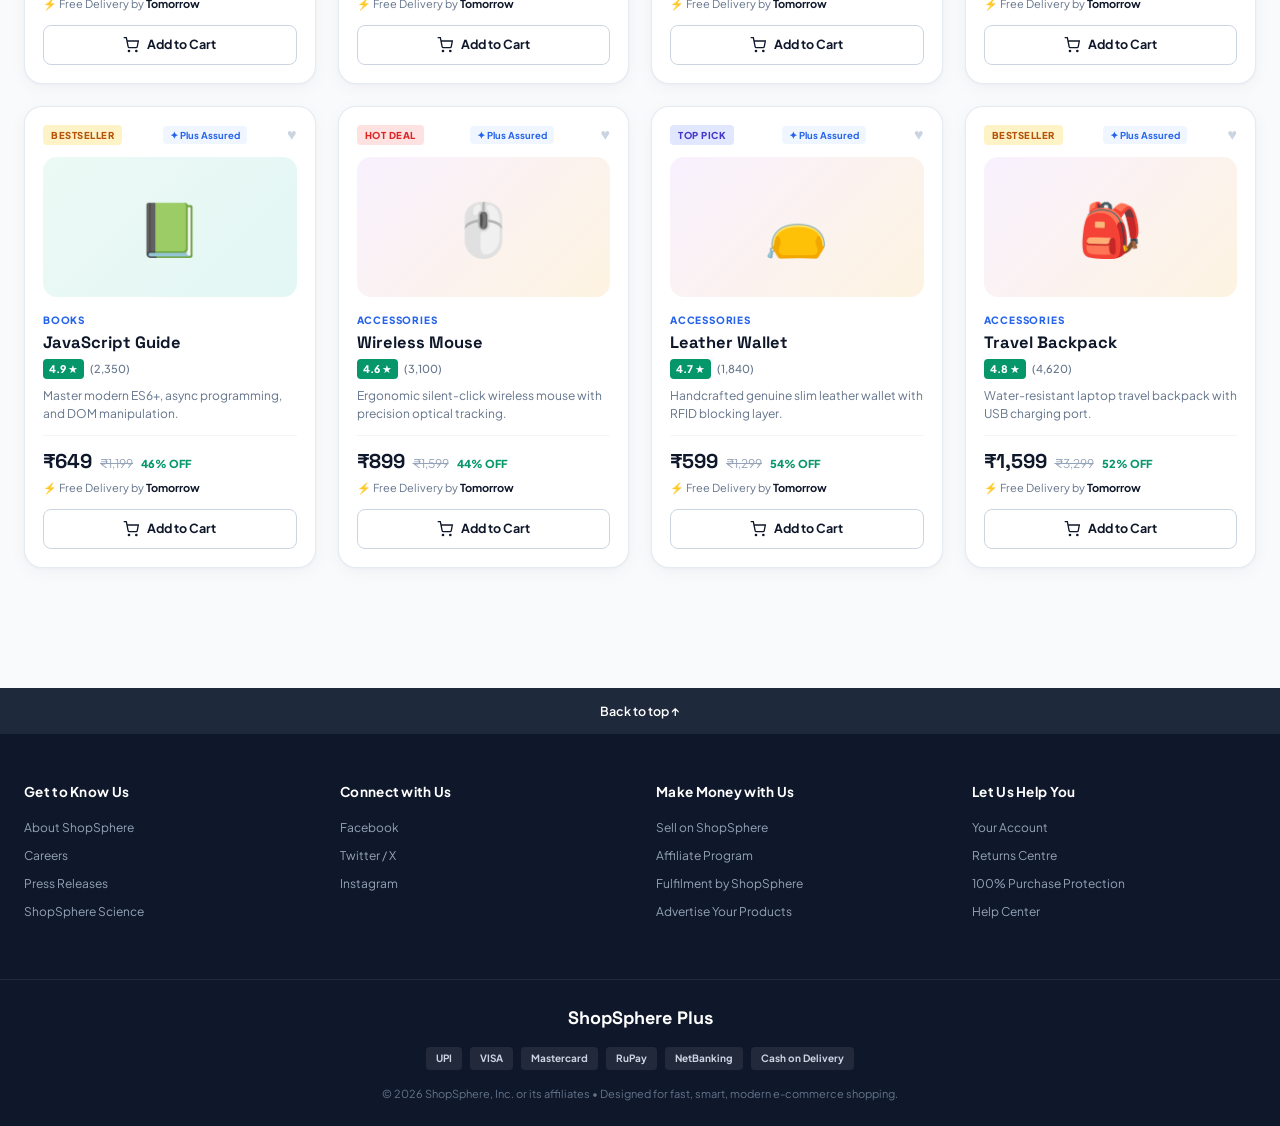
<file: practical8/index 2.html>
<!DOCTYPE html>
<html lang="en">
<head>
    <meta charset="UTF-8">
    <meta name="viewport" content="width=device-width, initial-scale=1.0">
    <title>ShopSphere • Mega Store | Deals, Electronics, Fashion & More</title>
    <!-- Google Fonts for ultra-clean, modern typography -->
    <link rel="preconnect" href="https://fonts.googleapis.com">
    <link rel="preconnect" href="https://fonts.gstatic.com" crossorigin>
    <link href="https://fonts.googleapis.com/css2?family=Plus+Jakarta+Sans:wght@400;500;600;700;800&family=Space+Grotesk:wght@600;700&display=swap" rel="stylesheet">
    <link rel="stylesheet" href="style.css">
</head>
<body>

    <!-- Top Announcement Bar (Amazon/Flipkart Style) -->
    <div class="top-announcement">
        <div class="announcement-content">
            <span class="announcement-badge">⚡ FESTIVAL DEALS</span>
            <span class="announcement-text">Get Flat 15% Instant Discount on HDFC & SBI Cards • Free Express Delivery on orders above ₹499</span>
        </div>
        <div class="announcement-links">
            <a href="#help">24x7 Help</a>
            <a href="#orders">Track Order</a>
            <a href="#app">Download App</a>
        </div>
    </div>

    <!-- Main Navigation Header with Sleek Cart Logo -->
    <header class="header">
        <div class="header-inner">
            <!-- Brand Logo -->
            <a href="#home" class="brand">
                <div class="brand-logo-icon">
                    <svg viewBox="0 0 32 32" width="26" height="26" fill="none">
                        <rect width="32" height="32" rx="9" fill="url(#brandGrad)" />
                        <path d="M9 12L16 6L23 12V23C23 24.1 22.1 25 21 25H11C9.9 25 9 24.1 9 23V12Z" stroke="#ffffff" stroke-width="2" stroke-linecap="round" stroke-linejoin="round"/>
                        <path d="M13 15C13 16.65 14.34 18 16 18C17.65 18 19 16.65 19 15" stroke="#ffe500" stroke-width="2" stroke-linecap="round"/>
                        <defs>
                            <linearGradient id="brandGrad" x1="0" y1="0" x2="32" y2="32" gradientUnits="userSpaceOnUse">
                                <stop stop-color="#2563eb" />
                                <stop offset="1" stop-color="#1d4ed8" />
                            </linearGradient>
                        </defs>
                    </svg>
                </div>
                <div class="brand-text">
                    <div class="brand-title">Shop<span>Sphere</span></div>
                    <span class="brand-tagline">PLUS ✦</span>
                </div>
            </a>

            <!-- Deliver To Location Pill -->
            <div class="deliver-pill">
                <svg viewBox="0 0 24 24" width="16" height="16" fill="none" stroke="currentColor" stroke-width="2" stroke-linecap="round" stroke-linejoin="round">
                    <path d="M21 10c0 7-9 13-9 13s-9-6-9-13a9 9 0 0 1 18 0z"></path>
                    <circle cx="12" cy="10" r="3"></circle>
                </svg>
                <div class="deliver-text">
                    <span class="deliver-sub">Deliver to</span>
                    <strong class="deliver-loc">Nagpur 440009</strong>
                </div>
            </div>

            <!-- Quick Navigation Links -->
            <nav class="nav-links">
                <a href="#home" class="active">Home</a>
                <a href="#products">Top Deals</a>
                <a href="#filter">Smart Filter</a>
                <a href="#bestsellers">Bestsellers</a>
            </nav>

            <!-- Right Action Icons: Account & Sexy Cart Logo -->
            <div class="header-actions">
                <!-- User Account -->
                <div class="user-action">
                    <div class="user-avatar">
                        <svg viewBox="0 0 24 24" width="18" height="18" fill="none" stroke="currentColor" stroke-width="2" stroke-linecap="round" stroke-linejoin="round">
                            <path d="M20 21v-2a4 4 0 0 0-4-4H8a4 4 0 0 0-4 4v2"></path>
                            <circle cx="12" cy="7" r="4"></circle>
                        </svg>
                    </div>
                    <div class="action-text">
                        <span class="action-sub">Hello, Vedant Nawghare</span>
                        <strong class="action-title">My Account ▾</strong>
                    </div>
                </div>

                <!-- SEXY CART LOGO & BUTTON -->
                <a href="#cart" class="cart-button" title="View Cart">
                    <div class="cart-icon-container">
                        <!-- Custom Modern SVG Shopping Cart -->
                        <svg class="cart-svg" viewBox="0 0 24 24" width="24" height="24" fill="none" stroke="currentColor" stroke-width="2" stroke-linecap="round" stroke-linejoin="round">
                            <circle cx="8" cy="21" r="1.5"></circle>
                            <circle cx="19" cy="21" r="1.5"></circle>
                            <path d="M2.05 2.05h3l2.4 12.3a2 2 0 0 0 2 1.65h9.45a2 2 0 0 0 1.95-1.55L22.5 7.5H6.2"></path>
                        </svg>
                        <!-- Cart Count Badge -->
                        <span class="cart-badge">3</span>
                    </div>
                    <div class="cart-details">
                        <span class="cart-caption">My Cart</span>
                        <span class="cart-amount">₹4,898</span>
                    </div>
                </a>
            </div>
        </div>
    </header>

    <!-- Sub-Header Quick Category Strip -->
    <div class="category-strip">
        <div class="category-strip-inner">
            <span class="cat-pill active">🔥 All Deals</span>
            <span class="cat-pill">⚡ Mobiles & Gadgets</span>
            <span class="cat-pill">👕 Fashion & Wardrobe</span>
            <span class="cat-pill">💻 Laptops & Accessories</span>
            <span class="cat-pill">📚 Bestselling Books</span>
            <span class="cat-pill">🎧 Audio & Sound</span>
            <span class="cat-pill">🏠 Home Essentials</span>
        </div>
    </div>

    <main id="home">
        <!-- Hero Promotional Banner (Amazon/Flipkart Vibe) -->
        <section class="hero-banner">
            <div class="banner-content">
                <div class="banner-tag">
                    <span class="sparkle-icon">✦</span> MEGA SHOPPING FESTIVAL • LIVE NOW
                </div>
                <h2>UNBEATABLE DEALS.<br><span class="gradient-text">DELIVERED TO YOUR DOOR.</span></h2>
                <p>
                    Explore thousands of genuine electronics, fashion wear, books, and accessories.
                    Enjoy lightning-fast delivery and verified buyer protection.
                </p>

                <!-- Trust Badges -->
                <div class="trust-strip">
                    <div class="trust-item">
                        <span class="trust-icon">⚡</span>
                        <div>
                            <strong>Free Express</strong>
                            <small>Next Day Delivery</small>
                        </div>
                    </div>
                    <div class="trust-item">
                        <span class="trust-icon">🛡️</span>
                        <div>
                            <strong>100% Genuine</strong>
                            <small>Verified Brands</small>
                        </div>
                    </div>
                    <div class="trust-item">
                        <span class="trust-icon">🔄</span>
                        <div>
                            <strong>7-Day Returns</strong>
                            <small>No Questions Asked</small>
                        </div>
                    </div>
                    <div class="trust-item">
                        <span class="trust-icon">💳</span>
                        <div>
                            <strong>Secure Pay</strong>
                            <small>UPI, Cards & EMI</small>
                        </div>
                    </div>
                </div>
            </div>

            <!-- E-Commerce Search & Filter Command Dock (Preserving exact form & inputs) -->
            <section class="filter-card" id="filter">
                <div class="card-header-bar">
                    <div class="dock-badge">
                        <span class="live-dot"></span> LIVE CATALOG SEARCH
                    </div>
                    <h3>Search & Instant Filter</h3>
                    <p>Narrow your products effortlessly by keyword and department.</p>
                </div>

                <!-- REQUIRED FORM & CONTROLS FOR script.js -->
                <form id="filterForm" class="ecommerce-form">
                    <div class="form-row">
                        <!-- Category Dropdown -->
                        <div class="field category-field">
                            <label for="category">CATEGORY</label>
                            <div class="select-wrapper">
                                <select id="category">
                                    <option value="all">All Categories</option>
                                    <option value="electronics">Electronics</option>
                                    <option value="clothing">Clothing</option>
                                    <option value="books">Books</option>
                                    <option value="accessories">Accessories</option>
                                </select>
                                <span class="select-chevron">▾</span>
                            </div>
                        </div>

                        <!-- Search Input Field -->
                        <div class="field search-field">
                            <label for="searchBox">PRODUCT NAME</label>
                            <div class="search-input-wrapper">
                                <svg class="search-icon" viewBox="0 0 24 24" width="18" height="18" fill="none" stroke="currentColor" stroke-width="2" stroke-linecap="round" stroke-linejoin="round">
                                    <circle cx="11" cy="11" r="8"></circle>
                                    <line x1="21" y1="21" x2="16.65" y2="16.65"></line>
                                </svg>
                                <input
                                    type="text"
                                    id="searchBox"
                                    placeholder="Search headphones, shoes, hoodies, books..."
                                    autocomplete="off"
                                >
                            </div>
                            <span id="searchError" class="error"></span>
                        </div>
                    </div>

                    <!-- Action Buttons -->
                    <div class="form-actions">
                        <button type="submit" class="search-btn">
                            <svg viewBox="0 0 24 24" width="16" height="16" fill="none" stroke="currentColor" stroke-width="2.5" stroke-linecap="round" stroke-linejoin="round">
                                <circle cx="11" cy="11" r="8"></circle>
                                <line x1="21" y1="21" x2="16.65" y2="16.65"></line>
                            </svg>
                            Search Catalog
                        </button>
                        <button type="button" id="clearBtn" class="clear-btn">
                            <svg viewBox="0 0 24 24" width="16" height="16" fill="none" stroke="currentColor" stroke-width="2" stroke-linecap="round" stroke-linejoin="round">
                                <path d="M3 12a9 9 0 1 0 9-9 9.75 9.75 0 0 0-6.74 2.74L3 8"></path>
                                <path d="M3 3v5h5"></path>
                            </svg>
                            Reset Filters
                        </button>
                    </div>
                </form>
            </section>
        </section>

        <!-- Products Section -->
        <section class="products-section" id="products">
            <div class="section-title">
                <div class="title-left">
                    <span class="sub-heading">Designed By:- Vedant Nawghare 24070521047</span>
                    <h2>Today's Featured Products</h2>
                </div>
                <!-- REQUIRED ELEMENT FOR script.js -->
                <div class="count-pill">
                    <span class="count-pulse"></span>
                    <span id="productCount">12 products</span>
                </div>
            </div>

            <!-- REQUIRED ELEMENT FOR script.js: No Products Found -->
            <div id="noProducts" class="no-products">
                <div class="empty-state-icon">
                    <svg viewBox="0 0 24 24" width="54" height="54" fill="none" stroke="currentColor" stroke-width="1.5" stroke-linecap="round" stroke-linejoin="round">
                        <circle cx="11" cy="11" r="8"></circle>
                        <line x1="21" y1="21" x2="16.65" y2="16.65"></line>
                        <line x1="8" y1="11" x2="14" y2="11"></line>
                    </svg>
                </div>
                <h3>No Matching Products Found</h3>
                <p>We couldn't find any products matching your search query or selected category.</p>
                <div class="empty-tips">
                    <span>💡 Tip: Check your spelling or click "Reset Filters" to view all products.</span>
                </div>
            </div>

            <!-- REQUIRED ELEMENT FOR script.js: Product List Grid -->
            <div class="product-grid" id="productList">

                <!-- 1. Wireless Headphones -->
                <article class="product-card" data-name="wireless headphones" data-category="electronics">
                    <div class="card-inner">
                        <div class="card-top-badges">
                            <span class="badge-tag deal">HOT DEAL</span>
                            <span class="assured-pill">✦ Plus Assured</span>
                            <button class="wishlist-btn" aria-label="Add to wishlist" type="button">♥</button>
                        </div>
                        <div class="product-icon icon-electronics">🎧</div>
                        <div class="product-info">
                            <span class="category-tag">Electronics</span>
                            <h3>Wireless Headphones</h3>
                            <div class="rating-row">
                                <span class="rating-badge">4.8 ★</span>
                                <span class="rating-count">(3,420)</span>
                            </div>
                            <p>Noise-cancelling headphones with clear studio-grade sound.</p>
                            <div class="pricing-block">
                                <div class="price-row">
                                    <strong class="current-price">₹2,999</strong>
                                    <span class="mrp-price">₹4,999</span>
                                    <span class="discount-pill">40% OFF</span>
                                </div>
                                <span class="delivery-badge">⚡ Free Delivery by <strong>Tomorrow</strong></span>
                            </div>
                            <button type="button" class="add-to-cart-btn">
                                <svg viewBox="0 0 24 24" width="16" height="16" fill="none" stroke="currentColor" stroke-width="2">
                                    <circle cx="9" cy="21" r="1"></circle>
                                    <circle cx="20" cy="21" r="1"></circle>
                                    <path d="M1 1h4l2.68 13.39a2 2 0 0 0 2 1.61h9.72a2 2 0 0 0 2-1.61L23 6H6"></path>
                                </svg>
                                Add to Cart
                            </button>
                        </div>
                    </div>
                </article>

                <!-- 2. Smart Watch -->
                <article class="product-card" data-name="smart watch" data-category="electronics">
                    <div class="card-inner">
                        <div class="card-top-badges">
                            <span class="badge-tag bestseller">BESTSELLER</span>
                            <span class="assured-pill">✦ Plus Assured</span>
                            <button class="wishlist-btn" aria-label="Add to wishlist" type="button">♥</button>
                        </div>
                        <div class="product-icon icon-electronics">⌚</div>
                        <div class="product-info">
                            <span class="category-tag">Electronics</span>
                            <h3>Smart Watch</h3>
                            <div class="rating-row">
                                <span class="rating-badge">4.7 ★</span>
                                <span class="rating-count">(2,819)</span>
                            </div>
                            <p>Track your daily activity, heart rate, and notifications seamlessly.</p>
                            <div class="pricing-block">
                                <div class="price-row">
                                    <strong class="current-price">₹3,499</strong>
                                    <span class="mrp-price">₹5,999</span>
                                    <span class="discount-pill">42% OFF</span>
                                </div>
                                <span class="delivery-badge">⚡ Free Delivery by <strong>Tomorrow</strong></span>
                            </div>
                            <button type="button" class="add-to-cart-btn">
                                <svg viewBox="0 0 24 24" width="16" height="16" fill="none" stroke="currentColor" stroke-width="2">
                                    <circle cx="9" cy="21" r="1"></circle>
                                    <circle cx="20" cy="21" r="1"></circle>
                                    <path d="M1 1h4l2.68 13.39a2 2 0 0 0 2 1.61h9.72a2 2 0 0 0 2-1.61L23 6H6"></path>
                                </svg>
                                Add to Cart
                            </button>
                        </div>
                    </div>
                </article>

                <!-- 3. Bluetooth Speaker -->
                <article class="product-card" data-name="bluetooth speaker" data-category="electronics">
                    <div class="card-inner">
                        <div class="card-top-badges">
                            <span class="badge-tag choice">AMAZON'S CHOICE</span>
                            <span class="assured-pill">✦ Plus Assured</span>
                            <button class="wishlist-btn" aria-label="Add to wishlist" type="button">♥</button>
                        </div>
                        <div class="product-icon icon-electronics">🔊</div>
                        <div class="product-info">
                            <span class="category-tag">Electronics</span>
                            <h3>Bluetooth Speaker</h3>
                            <div class="rating-row">
                                <span class="rating-badge">4.6 ★</span>
                                <span class="rating-count">(1,540)</span>
                            </div>
                            <p>Portable speaker with deep bass and 16-hour long battery life.</p>
                            <div class="pricing-block">
                                <div class="price-row">
                                    <strong class="current-price">₹1,899</strong>
                                    <span class="mrp-price">₹3,499</span>
                                    <span class="discount-pill">46% OFF</span>
                                </div>
                                <span class="delivery-badge">⚡ Free Delivery by <strong>Tomorrow</strong></span>
                            </div>
                            <button type="button" class="add-to-cart-btn">
                                <svg viewBox="0 0 24 24" width="16" height="16" fill="none" stroke="currentColor" stroke-width="2">
                                    <circle cx="9" cy="21" r="1"></circle>
                                    <circle cx="20" cy="21" r="1"></circle>
                                    <path d="M1 1h4l2.68 13.39a2 2 0 0 0 2 1.61h9.72a2 2 0 0 0 2-1.61L23 6H6"></path>
                                </svg>
                                Add to Cart
                            </button>
                        </div>
                    </div>
                </article>

                <!-- 4. Gaming Keyboard -->
                <article class="product-card" data-name="gaming keyboard" data-category="electronics">
                    <div class="card-inner">
                        <div class="card-top-badges">
                            <span class="badge-tag deal">HOT DEAL</span>
                            <span class="assured-pill">✦ Plus Assured</span>
                            <button class="wishlist-btn" aria-label="Add to wishlist" type="button">♥</button>
                        </div>
                        <div class="product-icon icon-electronics">⌨️</div>
                        <div class="product-info">
                            <span class="category-tag">Electronics</span>
                            <h3>Gaming Keyboard</h3>
                            <div class="rating-row">
                                <span class="rating-badge">4.9 ★</span>
                                <span class="rating-count">(4,190)</span>
                            </div>
                            <p>RGB mechanical keyboard designed for high-precision gaming.</p>
                            <div class="pricing-block">
                                <div class="price-row">
                                    <strong class="current-price">₹2,499</strong>
                                    <span class="mrp-price">₹4,299</span>
                                    <span class="discount-pill">42% OFF</span>
                                </div>
                                <span class="delivery-badge">⚡ Free Delivery by <strong>Tomorrow</strong></span>
                            </div>
                            <button type="button" class="add-to-cart-btn">
                                <svg viewBox="0 0 24 24" width="16" height="16" fill="none" stroke="currentColor" stroke-width="2">
                                    <circle cx="9" cy="21" r="1"></circle>
                                    <circle cx="20" cy="21" r="1"></circle>
                                    <path d="M1 1h4l2.68 13.39a2 2 0 0 0 2 1.61h9.72a2 2 0 0 0 2-1.61L23 6H6"></path>
                                </svg>
                                Add to Cart
                            </button>
                        </div>
                    </div>
                </article>

                <!-- 5. Classic Hoodie -->
                <article class="product-card" data-name="classic hoodie" data-category="clothing">
                    <div class="card-inner">
                        <div class="card-top-badges">
                            <span class="badge-tag bestseller">BESTSELLER</span>
                            <span class="assured-pill">✦ Plus Assured</span>
                            <button class="wishlist-btn" aria-label="Add to wishlist" type="button">♥</button>
                        </div>
                        <div class="product-icon icon-clothing">🧥</div>
                        <div class="product-info">
                            <span class="category-tag">Clothing</span>
                            <h3>Classic Hoodie</h3>
                            <div class="rating-row">
                                <span class="rating-badge">4.5 ★</span>
                                <span class="rating-count">(980)</span>
                            </div>
                            <p>Ultra-comfortable premium cotton hoodie tailored for everyday wear.</p>
                            <div class="pricing-block">
                                <div class="price-row">
                                    <strong class="current-price">₹1,299</strong>
                                    <span class="mrp-price">₹2,499</span>
                                    <span class="discount-pill">48% OFF</span>
                                </div>
                                <span class="delivery-badge">⚡ Free Delivery by <strong>Tomorrow</strong></span>
                            </div>
                            <button type="button" class="add-to-cart-btn">
                                <svg viewBox="0 0 24 24" width="16" height="16" fill="none" stroke="currentColor" stroke-width="2">
                                    <circle cx="9" cy="21" r="1"></circle>
                                    <circle cx="20" cy="21" r="1"></circle>
                                    <path d="M1 1h4l2.68 13.39a2 2 0 0 0 2 1.61h9.72a2 2 0 0 0 2-1.61L23 6H6"></path>
                                </svg>
                                Add to Cart
                            </button>
                        </div>
                    </div>
                </article>

                <!-- 6. Denim Jacket -->
                <article class="product-card" data-name="denim jacket" data-category="clothing">
                    <div class="card-inner">
                        <div class="card-top-badges">
                            <span class="badge-tag choice">TRENDING</span>
                            <span class="assured-pill">✦ Plus Assured</span>
                            <button class="wishlist-btn" aria-label="Add to wishlist" type="button">♥</button>
                        </div>
                        <div class="product-icon icon-clothing">👕</div>
                        <div class="product-info">
                            <span class="category-tag">Clothing</span>
                            <h3>Denim Jacket</h3>
                            <div class="rating-row">
                                <span class="rating-badge">4.6 ★</span>
                                <span class="rating-count">(720)</span>
                            </div>
                            <p>Classic distressed denim style jacket with a tailored modern fit.</p>
                            <div class="pricing-block">
                                <div class="price-row">
                                    <strong class="current-price">₹2,199</strong>
                                    <span class="mrp-price">₹3,999</span>
                                    <span class="discount-pill">45% OFF</span>
                                </div>
                                <span class="delivery-badge">⚡ Free Delivery by <strong>Tomorrow</strong></span>
                            </div>
                            <button type="button" class="add-to-cart-btn">
                                <svg viewBox="0 0 24 24" width="16" height="16" fill="none" stroke="currentColor" stroke-width="2">
                                    <circle cx="9" cy="21" r="1"></circle>
                                    <circle cx="20" cy="21" r="1"></circle>
                                    <path d="M1 1h4l2.68 13.39a2 2 0 0 0 2 1.61h9.72a2 2 0 0 0 2-1.61L23 6H6"></path>
                                </svg>
                                Add to Cart
                            </button>
                        </div>
                    </div>
                </article>

                <!-- 7. Running Shoes -->
                <article class="product-card" data-name="running shoes" data-category="clothing">
                    <div class="card-inner">
                        <div class="card-top-badges">
                            <span class="badge-tag bestseller">BESTSELLER</span>
                            <span class="assured-pill">✦ Plus Assured</span>
                            <button class="wishlist-btn" aria-label="Add to wishlist" type="button">♥</button>
                        </div>
                        <div class="product-icon icon-clothing">👟</div>
                        <div class="product-info">
                            <span class="category-tag">Clothing</span>
                            <h3>Running Shoes</h3>
                            <div class="rating-row">
                                <span class="rating-badge">4.8 ★</span>
                                <span class="rating-count">(5,310)</span>
                            </div>
                            <p>Lightweight breathable shoes for daily running, gym, and training.</p>
                            <div class="pricing-block">
                                <div class="price-row">
                                    <strong class="current-price">₹2,799</strong>
                                    <span class="mrp-price">₹4,999</span>
                                    <span class="discount-pill">44% OFF</span>
                                </div>
                                <span class="delivery-badge">⚡ Free Delivery by <strong>Tomorrow</strong></span>
                            </div>
                            <button type="button" class="add-to-cart-btn">
                                <svg viewBox="0 0 24 24" width="16" height="16" fill="none" stroke="currentColor" stroke-width="2">
                                    <circle cx="9" cy="21" r="1"></circle>
                                    <circle cx="20" cy="21" r="1"></circle>
                                    <path d="M1 1h4l2.68 13.39a2 2 0 0 0 2 1.61h9.72a2 2 0 0 0 2-1.61L23 6H6"></path>
                                </svg>
                                Add to Cart
                            </button>
                        </div>
                    </div>
                </article>

                <!-- 8. Data Science Handbook -->
                <article class="product-card" data-name="data science handbook" data-category="books">
                    <div class="card-inner">
                        <div class="card-top-badges">
                            <span class="badge-tag choice">TOP RATED</span>
                            <span class="assured-pill">✦ Plus Assured</span>
                            <button class="wishlist-btn" aria-label="Add to wishlist" type="button">♥</button>
                        </div>
                        <div class="product-icon icon-books">📘</div>
                        <div class="product-info">
                            <span class="category-tag">Books</span>
                            <h3>Data Science Handbook</h3>
                            <div class="rating-row">
                                <span class="rating-badge">4.9 ★</span>
                                <span class="rating-count">(1,120)</span>
                            </div>
                            <p>A comprehensive guide to statistics, machine learning, and Python.</p>
                            <div class="pricing-block">
                                <div class="price-row">
                                    <strong class="current-price">₹799</strong>
                                    <span class="mrp-price">₹1,499</span>
                                    <span class="discount-pill">47% OFF</span>
                                </div>
                                <span class="delivery-badge">⚡ Free Delivery by <strong>Tomorrow</strong></span>
                            </div>
                            <button type="button" class="add-to-cart-btn">
                                <svg viewBox="0 0 24 24" width="16" height="16" fill="none" stroke="currentColor" stroke-width="2">
                                    <circle cx="9" cy="21" r="1"></circle>
                                    <circle cx="20" cy="21" r="1"></circle>
                                    <path d="M1 1h4l2.68 13.39a2 2 0 0 0 2 1.61h9.72a2 2 0 0 0 2-1.61L23 6H6"></path>
                                </svg>
                                Add to Cart
                            </button>
                        </div>
                    </div>
                </article>

                <!-- 9. JavaScript Guide -->
                <article class="product-card" data-name="javascript guide" data-category="books">
                    <div class="card-inner">
                        <div class="card-top-badges">
                            <span class="badge-tag bestseller">BESTSELLER</span>
                            <span class="assured-pill">✦ Plus Assured</span>
                            <button class="wishlist-btn" aria-label="Add to wishlist" type="button">♥</button>
                        </div>
                        <div class="product-icon icon-books">📗</div>
                        <div class="product-info">
                            <span class="category-tag">Books</span>
                            <h3>JavaScript Guide</h3>
                            <div class="rating-row">
                                <span class="rating-badge">4.9 ★</span>
                                <span class="rating-count">(2,350)</span>
                            </div>
                            <p>Master modern ES6+, async programming, and DOM manipulation.</p>
                            <div class="pricing-block">
                                <div class="price-row">
                                    <strong class="current-price">₹649</strong>
                                    <span class="mrp-price">₹1,199</span>
                                    <span class="discount-pill">46% OFF</span>
                                </div>
                                <span class="delivery-badge">⚡ Free Delivery by <strong>Tomorrow</strong></span>
                            </div>
                            <button type="button" class="add-to-cart-btn">
                                <svg viewBox="0 0 24 24" width="16" height="16" fill="none" stroke="currentColor" stroke-width="2">
                                    <circle cx="9" cy="21" r="1"></circle>
                                    <circle cx="20" cy="21" r="1"></circle>
                                    <path d="M1 1h4l2.68 13.39a2 2 0 0 0 2 1.61h9.72a2 2 0 0 0 2-1.61L23 6H6"></path>
                                </svg>
                                Add to Cart
                            </button>
                        </div>
                    </div>
                </article>

                <!-- 10. Wireless Mouse -->
                <article class="product-card" data-name="wireless mouse" data-category="accessories">
                    <div class="card-inner">
                        <div class="card-top-badges">
                            <span class="badge-tag deal">HOT DEAL</span>
                            <span class="assured-pill">✦ Plus Assured</span>
                            <button class="wishlist-btn" aria-label="Add to wishlist" type="button">♥</button>
                        </div>
                        <div class="product-icon icon-accessories">🖱️</div>
                        <div class="product-info">
                            <span class="category-tag">Accessories</span>
                            <h3>Wireless Mouse</h3>
                            <div class="rating-row">
                                <span class="rating-badge">4.6 ★</span>
                                <span class="rating-count">(3,100)</span>
                            </div>
                            <p>Ergonomic silent-click wireless mouse with precision optical tracking.</p>
                            <div class="pricing-block">
                                <div class="price-row">
                                    <strong class="current-price">₹899</strong>
                                    <span class="mrp-price">₹1,599</span>
                                    <span class="discount-pill">44% OFF</span>
                                </div>
                                <span class="delivery-badge">⚡ Free Delivery by <strong>Tomorrow</strong></span>
                            </div>
                            <button type="button" class="add-to-cart-btn">
                                <svg viewBox="0 0 24 24" width="16" height="16" fill="none" stroke="currentColor" stroke-width="2">
                                    <circle cx="9" cy="21" r="1"></circle>
                                    <circle cx="20" cy="21" r="1"></circle>
                                    <path d="M1 1h4l2.68 13.39a2 2 0 0 0 2 1.61h9.72a2 2 0 0 0 2-1.61L23 6H6"></path>
                                </svg>
                                Add to Cart
                            </button>
                        </div>
                    </div>
                </article>

                <!-- 11. Leather Wallet -->
                <article class="product-card" data-name="leather wallet" data-category="accessories">
                    <div class="card-inner">
                        <div class="card-top-badges">
                            <span class="badge-tag choice">TOP PICK</span>
                            <span class="assured-pill">✦ Plus Assured</span>
                            <button class="wishlist-btn" aria-label="Add to wishlist" type="button">♥</button>
                        </div>
                        <div class="product-icon icon-accessories">👝</div>
                        <div class="product-info">
                            <span class="category-tag">Accessories</span>
                            <h3>Leather Wallet</h3>
                            <div class="rating-row">
                                <span class="rating-badge">4.7 ★</span>
                                <span class="rating-count">(1,840)</span>
                            </div>
                            <p>Handcrafted genuine slim leather wallet with RFID blocking layer.</p>
                            <div class="pricing-block">
                                <div class="price-row">
                                    <strong class="current-price">₹599</strong>
                                    <span class="mrp-price">₹1,299</span>
                                    <span class="discount-pill">54% OFF</span>
                                </div>
                                <span class="delivery-badge">⚡ Free Delivery by <strong>Tomorrow</strong></span>
                            </div>
                            <button type="button" class="add-to-cart-btn">
                                <svg viewBox="0 0 24 24" width="16" height="16" fill="none" stroke="currentColor" stroke-width="2">
                                    <circle cx="9" cy="21" r="1"></circle>
                                    <circle cx="20" cy="21" r="1"></circle>
                                    <path d="M1 1h4l2.68 13.39a2 2 0 0 0 2 1.61h9.72a2 2 0 0 0 2-1.61L23 6H6"></path>
                                </svg>
                                Add to Cart
                            </button>
                        </div>
                    </div>
                </article>

                <!-- 12. Travel Backpack -->
                <article class="product-card" data-name="travel backpack" data-category="accessories">
                    <div class="card-inner">
                        <div class="card-top-badges">
                            <span class="badge-tag bestseller">BESTSELLER</span>
                            <span class="assured-pill">✦ Plus Assured</span>
                            <button class="wishlist-btn" aria-label="Add to wishlist" type="button">♥</button>
                        </div>
                        <div class="product-icon icon-accessories">🎒</div>
                        <div class="product-info">
                            <span class="category-tag">Accessories</span>
                            <h3>Travel Backpack</h3>
                            <div class="rating-row">
                                <span class="rating-badge">4.8 ★</span>
                                <span class="rating-count">(4,620)</span>
                            </div>
                            <p>Water-resistant laptop travel backpack with USB charging port.</p>
                            <div class="pricing-block">
                                <div class="price-row">
                                    <strong class="current-price">₹1,599</strong>
                                    <span class="mrp-price">₹3,299</span>
                                    <span class="discount-pill">52% OFF</span>
                                </div>
                                <span class="delivery-badge">⚡ Free Delivery by <strong>Tomorrow</strong></span>
                            </div>
                            <button type="button" class="add-to-cart-btn">
                                <svg viewBox="0 0 24 24" width="16" height="16" fill="none" stroke="currentColor" stroke-width="2">
                                    <circle cx="9" cy="21" r="1"></circle>
                                    <circle cx="20" cy="21" r="1"></circle>
                                    <path d="M1 1h4l2.68 13.39a2 2 0 0 0 2 1.61h9.72a2 2 0 0 0 2-1.61L23 6H6"></path>
                                </svg>
                                Add to Cart
                            </button>
                        </div>
                    </div>
                </article>

            </div>
        </section>
    </main>

    <!-- Flipkart / Amazon Inspired Footer -->
    <footer class="footer">
        <div class="back-to-top" onclick="window.scrollTo({top: 0, behavior: 'smooth'})">
            <span>Back to top ↑</span>
        </div>
        
        <div class="footer-grid">
            <div class="footer-col">
                <h4>Get to Know Us</h4>
                <a href="#about">About ShopSphere</a>
                <a href="#careers">Careers</a>
                <a href="#press">Press Releases</a>
                <a href="#science">ShopSphere Science</a>
            </div>
            <div class="footer-col">
                <h4>Connect with Us</h4>
                <a href="#facebook">Facebook</a>
                <a href="#twitter">Twitter / X</a>
                <a href="#instagram">Instagram</a>
            </div>
            <div class="footer-col">
                <h4>Make Money with Us</h4>
                <a href="#sell">Sell on ShopSphere</a>
                <a href="#affiliate">Affiliate Program</a>
                <a href="#fulfillment">Fulfilment by ShopSphere</a>
                <a href="#advertise">Advertise Your Products</a>
            </div>
            <div class="footer-col">
                <h4>Let Us Help You</h4>
                <a href="#account">Your Account</a>
                <a href="#returns">Returns Centre</a>
                <a href="#protection">100% Purchase Protection</a>
                <a href="#help">Help Center</a>
            </div>
        </div>

        <div class="footer-bottom">
            <div class="footer-bottom-inner">
                <div class="footer-brand">
                    <span>ShopSphere Plus</span>
                </div>
                <div class="payment-badges">
                    <span class="pay-tag">UPI</span>
                    <span class="pay-tag">VISA</span>
                    <span class="pay-tag">Mastercard</span>
                    <span class="pay-tag">RuPay</span>
                    <span class="pay-tag">NetBanking</span>
                    <span class="pay-tag">Cash on Delivery</span>
                </div>
                <p class="copyright">© 2026 ShopSphere, Inc. or its affiliates • Designed for fast, smart, modern e-commerce shopping.</p>
            </div>
        </div>
    </footer>

    <!-- SCRIPT PRESERVED EXACTLY AS IS -->
    <script src="script.js"></script>
</body>
</html>
</file>
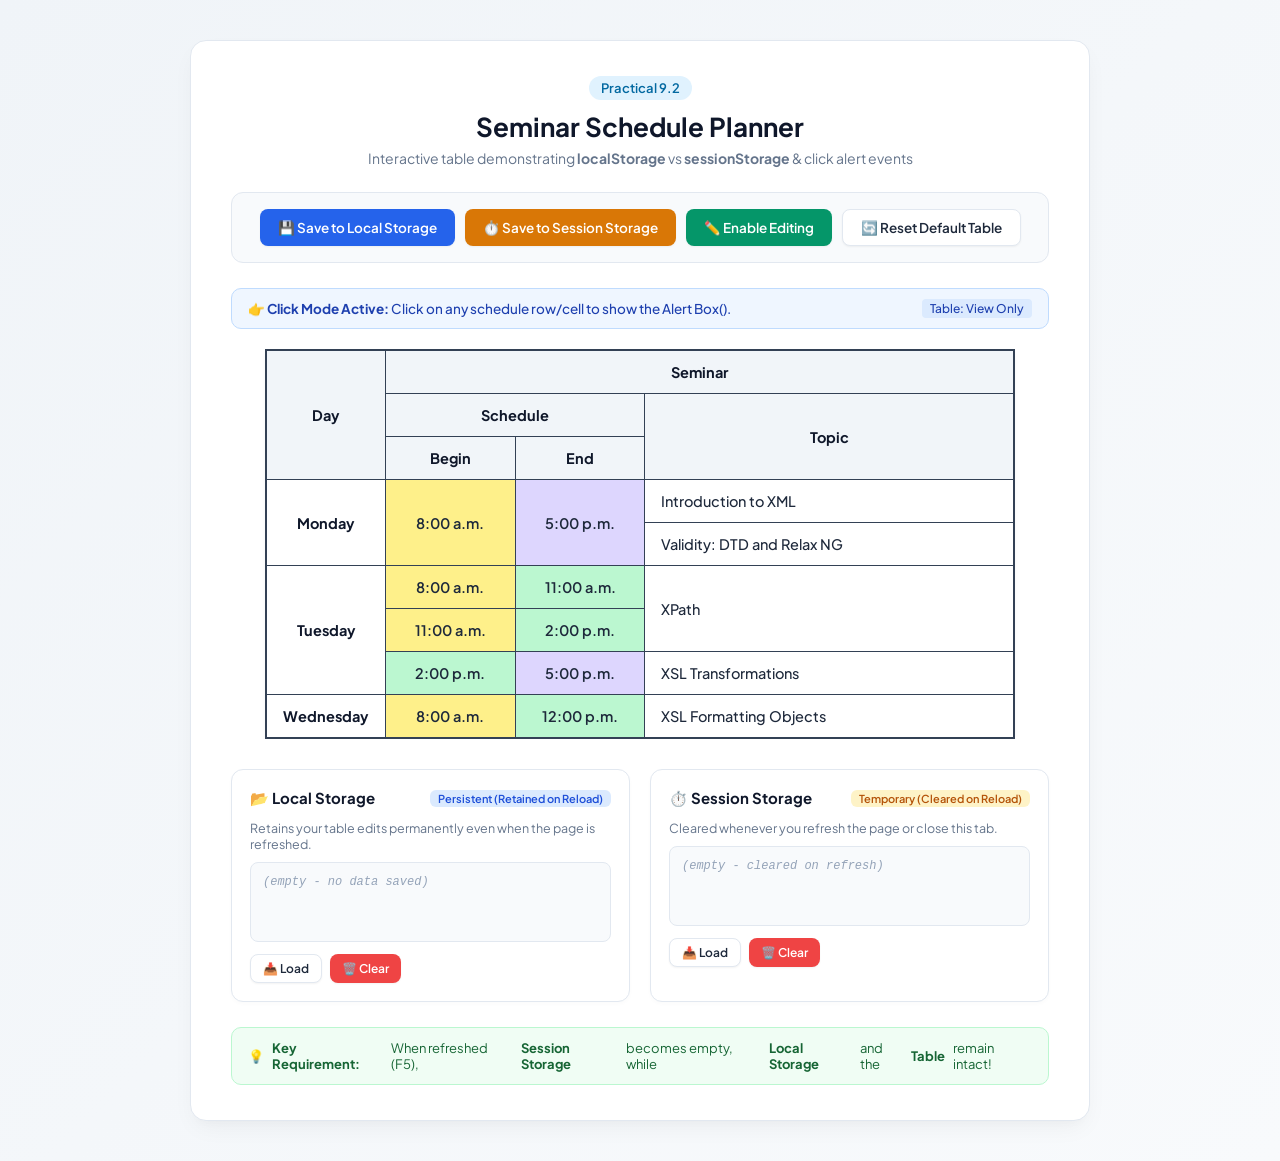
<file: practical9/index 2.html>
<!DOCTYPE html>
<html lang="en">
<head>
    <meta charset="UTF-8">
    <meta name="viewport" content="width=device-width, initial-scale=1.0">
    <title>Practical 9.2 - Seminar Schedule Planner</title>
    <link rel="preconnect" href="https://fonts.googleapis.com">
    <link rel="preconnect" href="https://fonts.gstatic.com" crossorigin>
    <link href="https://fonts.googleapis.com/css2?family=Plus+Jakarta+Sans:wght@400;500;600;700&display=swap" rel="stylesheet">
    <style>
        :root {
            --bg-color: #f8fafc;
            --card-bg: #ffffff;
            --text-main: #1e293b;
            --text-muted: #64748b;
            --border-color: #e2e8f0;
            --table-border: #334155;
            --primary: #2563eb;
            --primary-hover: #1d4ed8;
            --secondary: #d97706;
            --secondary-hover: #b45309;
            --accent: #059669;
            --accent-hover: #047857;
            --danger: #ef4444;
            --danger-hover: #dc2626;
            --color-yellow: #fef08a;
            --color-green: #bbf7d0;
            --color-purple: #ddd6fe;
        }

        * {
            box-sizing: border-box;
            margin: 0;
            padding: 0;
        }

        body {
            font-family: 'Plus Jakarta Sans', Arial, sans-serif;
            background: linear-gradient(135deg, #f0f4f8 0%, #f8fafc 100%);
            color: var(--text-main);
            min-height: 100vh;
            padding: 40px 20px;
            display: flex;
            flex-direction: column;
            align-items: center;
        }

        .container {
            width: 100%;
            max-width: 900px;
            background: var(--card-bg);
            border-radius: 16px;
            box-shadow: 0 10px 25px -5px rgba(0, 0, 0, 0.05), 0 8px 10px -6px rgba(0, 0, 0, 0.02);
            border: 1px solid var(--border-color);
            padding: 35px 40px;
        }

        .header {
            text-align: center;
            margin-bottom: 25px;
        }

        .badge {
            display: inline-block;
            background-color: #e0f2fe;
            color: #0369a1;
            font-size: 13px;
            font-weight: 600;
            padding: 4px 12px;
            border-radius: 9999px;
            margin-bottom: 10px;
        }

        .header h1 {
            font-size: 26px;
            font-weight: 700;
            color: #0f172a;
            margin-bottom: 6px;
        }

        .header p {
            color: var(--text-muted);
            font-size: 14px;
        }

        /* Action Toolbar */
        .toolbar {
            display: flex;
            flex-wrap: wrap;
            gap: 10px;
            justify-content: center;
            margin-bottom: 25px;
            padding: 16px;
            background-color: #f8fafc;
            border: 1px solid var(--border-color);
            border-radius: 12px;
        }

        .btn {
            display: inline-flex;
            align-items: center;
            gap: 6px;
            padding: 9px 18px;
            border: none;
            border-radius: 8px;
            font-family: inherit;
            font-size: 13.5px;
            font-weight: 600;
            cursor: pointer;
            transition: all 0.2s ease;
            box-shadow: 0 1px 2px rgba(0, 0, 0, 0.05);
        }

        .btn:hover {
            transform: translateY(-1px);
        }

        .btn:active {
            transform: translateY(0);
        }

        .btn-primary {
            background-color: var(--primary);
            color: #ffffff;
        }
        .btn-primary:hover {
            background-color: var(--primary-hover);
        }

        .btn-secondary {
            background-color: var(--secondary);
            color: #ffffff;
        }
        .btn-secondary:hover {
            background-color: var(--secondary-hover);
        }

        .btn-accent {
            background-color: var(--accent);
            color: #ffffff;
        }
        .btn-accent:hover {
            background-color: var(--accent-hover);
        }

        .btn-danger {
            background-color: var(--danger);
            color: #ffffff;
        }
        .btn-danger:hover {
            background-color: var(--danger-hover);
        }

        .btn-outline {
            background-color: #ffffff;
            color: var(--text-main);
            border: 1px solid var(--border-color);
        }
        .btn-outline:hover {
            background-color: #f1f5f9;
        }

        .mode-indicator {
            display: flex;
            align-items: center;
            justify-content: space-between;
            background: #eff6ff;
            border: 1px solid #bfdbfe;
            color: #1e40af;
            padding: 10px 16px;
            border-radius: 10px;
            font-size: 13.5px;
            font-weight: 500;
            margin-bottom: 20px;
        }

        /* Schedule Table Styling */
        .table-wrapper {
            overflow-x: auto;
            margin-bottom: 30px;
            display: flex;
            justify-content: center;
        }

        table.schedule-table {
            border-collapse: collapse;
            width: 100%;
            max-width: 750px;
            border: 2px solid var(--table-border);
            font-size: 14.5px;
            box-shadow: 0 4px 6px -1px rgba(0, 0, 0, 0.05);
            background: #ffffff;
        }

        table.schedule-table th,
        table.schedule-table td {
            border: 1.5px solid var(--table-border);
            padding: 12px 16px;
            text-align: center;
            vertical-align: middle;
            transition: background-color 0.15s ease;
        }

        table.schedule-table th {
            background-color: #f1f5f9;
            font-weight: 700;
            color: #0f172a;
        }

        /* Colors based on image */
        .bg-yellow {
            background-color: var(--color-yellow) !important;
            font-weight: 600;
        }

        .bg-green {
            background-color: var(--color-green) !important;
            font-weight: 600;
        }

        .bg-purple {
            background-color: var(--color-purple) !important;
            font-weight: 600;
        }

        .day-cell {
            font-weight: 700;
            color: #0f172a;
            background-color: #ffffff;
        }

        .topic-cell {
            text-align: left !important;
            font-weight: 500;
            color: #1e293b;
            background-color: #ffffff;
        }

        /* Clickable and Editable styles */
        .clickable-mode td {
            cursor: pointer;
        }

        .clickable-mode tbody tr:hover td {
            filter: brightness(0.96);
        }

        .editable-mode td {
            cursor: text;
        }

        .editable-mode td[contenteditable="true"]:hover {
            outline: 2px dashed #3b82f6;
            outline-offset: -2px;
        }

        .editable-mode td[contenteditable="true"]:focus {
            outline: 2px solid #2563eb;
            background-color: #fffbeb !important;
            outline-offset: -2px;
        }

        /* Storage Inspection Cards */
        .storage-section {
            display: grid;
            grid-template-columns: 1fr 1fr;
            gap: 20px;
            margin-top: 10px;
        }

        @media (max-width: 640px) {
            .storage-section {
                grid-template-columns: 1fr;
            }
            .container {
                padding: 20px;
            }
        }

        .storage-card {
            background: #ffffff;
            border: 1px solid var(--border-color);
            border-radius: 12px;
            padding: 18px;
            display: flex;
            flex-direction: column;
            box-shadow: 0 2px 4px rgba(0,0,0,0.02);
        }

        .storage-card-header {
            display: flex;
            justify-content: space-between;
            align-items: center;
            margin-bottom: 12px;
        }

        .storage-title {
            font-size: 15px;
            font-weight: 700;
            color: #0f172a;
            display: flex;
            align-items: center;
            gap: 6px;
        }

        .storage-badge {
            font-size: 11px;
            font-weight: 600;
            padding: 2px 8px;
            border-radius: 6px;
        }

        .badge-persistent {
            background-color: #dbeafe;
            color: #1d4ed8;
        }

        .badge-session {
            background-color: #fef3c7;
            color: #b45309;
        }

        .storage-status-text {
            font-size: 12.5px;
            color: var(--text-muted);
            margin-bottom: 10px;
        }

        .storage-box {
            background: #f8fafc;
            border: 1px solid var(--border-color);
            border-radius: 8px;
            padding: 12px;
            font-family: monospace;
            font-size: 12px;
            color: #334155;
            min-height: 80px;
            max-height: 140px;
            overflow-y: auto;
            white-space: pre-wrap;
            word-break: break-all;
        }

        .empty-placeholder {
            color: #94a3b8;
            font-style: italic;
        }

        .storage-actions {
            margin-top: 12px;
            display: flex;
            gap: 8px;
        }

        .storage-actions .btn {
            font-size: 12px;
            padding: 6px 12px;
        }

        /* Note alert */
        .info-note {
            margin-top: 25px;
            padding: 12px 16px;
            background-color: #f0fdf4;
            border: 1px solid #bbf7d0;
            border-radius: 10px;
            color: #166534;
            font-size: 13px;
            display: flex;
            align-items: center;
            gap: 8px;
        }
    </style>
</head>
<body>

<div class="container">

    <!-- Header Section -->
    <div class="header">
        <span class="badge">Practical 9.2</span>
        <h1>Seminar Schedule Planner</h1>
        <p>Interactive table demonstrating <strong>localStorage</strong> vs <strong>sessionStorage</strong> & click alert events</p>
    </div>

    <!-- Toolbar Controls -->
    <div class="toolbar">
        <button class="btn btn-primary" onclick="saveToLocalStorage()">
            💾 Save to Local Storage
        </button>
        <button class="btn btn-secondary" onclick="saveToSessionStorage()">
            ⏱️ Save to Session Storage
        </button>
        <button class="btn btn-accent" id="toggleEditBtn" onclick="toggleEditMode()">
            ✏️ Enable Editing
        </button>
        <button class="btn btn-outline" onclick="resetToDefault()">
            🔄 Reset Default Table
        </button>
    </div>

    <!-- Active Mode Indicator -->
    <div class="mode-indicator" id="modeIndicator">
        <span id="modeText">👉 <strong>Click Mode Active:</strong> Click on any schedule row/cell to show the Alert Box().</span>
        <span id="editStatusBadge" style="font-size: 12px; background: #dbeafe; padding: 2px 8px; border-radius: 4px;">Table: View Only</span>
    </div>

    <!-- Schedule Planner Table -->
    <div class="table-wrapper">
        <table class="schedule-table clickable-mode" id="scheduleTable">
            <thead>
                <tr>
                    <th rowspan="3" style="width: 15%;">Day</th>
                    <th colspan="3">Seminar</th>
                </tr>
                <tr>
                    <th colspan="2" style="width: 35%;">Schedule</th>
                    <th rowspan="2" style="width: 50%;">Topic</th>
                </tr>
                <tr>
                    <th style="width: 17.5%;">Begin</th>
                    <th style="width: 17.5%;">End</th>
                </tr>
            </thead>
            <tbody id="tableBody">
                <!-- Default Table Content matching the Image -->
                <tr data-day="Monday">
                    <td rowspan="2" class="day-cell">Monday</td>
                    <td rowspan="2" class="bg-yellow" data-time-begin="8:00 a.m.">8:00 a.m.</td>
                    <td rowspan="2" class="bg-purple" data-time-end="5:00 p.m.">5:00 p.m.</td>
                    <td class="topic-cell">Introduction to XML</td>
                </tr>
                <tr data-day="Monday">
                    <td class="topic-cell">Validity: DTD and Relax NG</td>
                </tr>

                <tr data-day="Tuesday">
                    <td rowspan="3" class="day-cell">Tuesday</td>
                    <td class="bg-yellow" data-time-begin="8:00 a.m.">8:00 a.m.</td>
                    <td class="bg-green" data-time-end="11:00 a.m.">11:00 a.m.</td>
                    <td rowspan="2" class="topic-cell">XPath</td>
                </tr>
                <tr data-day="Tuesday">
                    <td class="bg-yellow" data-time-begin="11:00 a.m.">11:00 a.m.</td>
                    <td class="bg-green" data-time-end="2:00 p.m.">2:00 p.m.</td>
                </tr>
                <tr data-day="Tuesday">
                    <td class="bg-green" data-time-begin="2:00 p.m.">2:00 p.m.</td>
                    <td class="bg-purple" data-time-end="5:00 p.m.">5:00 p.m.</td>
                    <td class="topic-cell">XSL Transformations</td>
                </tr>

                <tr data-day="Wednesday">
                    <td class="day-cell">Wednesday</td>
                    <td class="bg-yellow" data-time-begin="8:00 a.m.">8:00 a.m.</td>
                    <td class="bg-green" data-time-end="12:00 p.m.">12:00 p.m.</td>
                    <td class="topic-cell">XSL Formatting Objects</td>
                </tr>
            </tbody>
        </table>
    </div>

    <!-- Live Storage Monitor -->
    <div class="storage-section">
        <!-- Local Storage Monitor -->
        <div class="storage-card">
            <div class="storage-card-header">
                <span class="storage-title">📂 Local Storage</span>
                <span class="storage-badge badge-persistent">Persistent (Retained on Reload)</span>
            </div>
            <p class="storage-status-text">Retains your table edits permanently even when the page is refreshed.</p>
            <div class="storage-box" id="localStorageDisplay">
                <span class="empty-placeholder">(empty)</span>
            </div>
            <div class="storage-actions">
                <button class="btn btn-outline" onclick="loadFromLocalStorage()">📥 Load</button>
                <button class="btn btn-danger" onclick="clearLocalStorage()">🗑️ Clear</button>
            </div>
        </div>

        <!-- Session Storage Monitor -->
        <div class="storage-card">
            <div class="storage-card-header">
                <span class="storage-title">⏱️ Session Storage</span>
                <span class="storage-badge badge-session">Temporary (Cleared on Reload)</span>
            </div>
            <p class="storage-status-text">Cleared whenever you refresh the page or close this tab.</p>
            <div class="storage-box" id="sessionStorageDisplay">
                <span class="empty-placeholder">(empty)</span>
            </div>
            <div class="storage-actions">
                <button class="btn btn-outline" onclick="loadFromSessionStorage()">📥 Load</button>
                <button class="btn btn-danger" onclick="clearSessionStorage()">🗑️ Clear</button>
            </div>
        </div>
    </div>

    <!-- Explanation Box -->
    <div class="info-note">
        💡 <strong>Key Requirement:</strong> When refreshed (F5), <strong>Session Storage</strong> becomes empty, while <strong>Local Storage</strong> and the <strong>Table</strong> remain intact!
    </div>

</div>

<script>
    let isEditMode = false;
    const STORAGE_KEY_LOCAL = "practical_9_2_schedule_local";
    const STORAGE_KEY_SESSION = "practical_9_2_schedule_session";

    // Cache initial default HTML for easy reset
    let defaultTableHtml = "";

    window.onload = function () {
        const tableBody = document.getElementById("tableBody");
        defaultTableHtml = tableBody.innerHTML;

        // REQUIREMENT: When refreshed, session storage is cleared (empty)
        sessionStorage.clear();

        // Check if saved table exists in localStorage
        const savedLocal = localStorage.getItem(STORAGE_KEY_LOCAL);
        if (savedLocal) {
            tableBody.innerHTML = savedLocal;
        }

        // Attach click listeners for Alert Box()
        attachTableEvents();

        // Update displays
        updateStorageDisplays();
    };

    // Toggle between Click to Alert Mode and Edit Mode
    function toggleEditMode() {
        isEditMode = !isEditMode;
        const table = document.getElementById("scheduleTable");
        const toggleBtn = document.getElementById("toggleEditBtn");
        const modeIndicator = document.getElementById("modeIndicator");
        const modeText = document.getElementById("modeText");
        const statusBadge = document.getElementById("editStatusBadge");

        const cells = table.querySelectorAll("tbody td");

        if (isEditMode) {
            table.classList.remove("clickable-mode");
            table.classList.add("editable-mode");
            cells.forEach(td => td.setAttribute("contenteditable", "true"));

            toggleBtn.innerHTML = "👁️ Switch to Alert Mode";
            toggleBtn.className = "btn btn-outline";
            modeIndicator.style.background = "#fffbeb";
            modeIndicator.style.borderColor = "#fde68a";
            modeIndicator.style.color = "#92400e";
            modeText.innerHTML = "✏️ <strong>Edit Mode Active:</strong> Click any cell to edit text directly. Save changes using the buttons above.";
            statusBadge.innerText = "Table: Editable";
            statusBadge.style.background = "#fef3c7";
        } else {
            table.classList.remove("editable-mode");
            table.classList.add("clickable-mode");
            cells.forEach(td => td.removeAttribute("contenteditable"));

            toggleBtn.innerHTML = "✏️ Enable Editing";
            toggleBtn.className = "btn btn-accent";
            modeIndicator.style.background = "#eff6ff";
            modeIndicator.style.borderColor = "#bfdbfe";
            modeIndicator.style.color = "#1e40af";
            modeText.innerHTML = "👉 <strong>Click Mode Active:</strong> Click on any schedule row/cell to show the Alert Box().";
            statusBadge.innerText = "Table: View Only";
            statusBadge.style.background = "#dbeafe";
        }
    }

    // Attach click events to rows/cells to trigger Alert Box()
    function attachTableEvents() {
        const rows = document.querySelectorAll("#tableBody tr");

        rows.forEach(row => {
            row.onclick = function (e) {
                // Only trigger alert if NOT in edit mode
                if (isEditMode) return;

                // Find day name
                let day = row.getAttribute("data-day") || "Scheduled Day";
                let topic = row.querySelector(".topic-cell") ? row.querySelector(".topic-cell").innerText.trim() : "Seminar";
                
                alert(
                    "📅 Schedule Planner Event\n" +
                    "───────────────────────\n" +
                    "• Day: " + day + "\n" +
                    "• Topic: " + topic + "\n" +
                    "• Clicked Cell: \"" + e.target.innerText.trim() + "\"\n\n" +
                    "(Alert Box displayed on Click Event)"
                );
            };
        });
    }

    // Save Table HTML to localStorage
    function saveToLocalStorage() {
        const tableHtml = document.getElementById("tableBody").innerHTML;
        localStorage.setItem(STORAGE_KEY_LOCAL, tableHtml);
        updateStorageDisplays();
        alert("✅ Successfully saved schedule table to Local Storage!\n(This will remain saved even when you reload the page)");
    }

    // Save Table HTML to sessionStorage
    function saveToSessionStorage() {
        const tableHtml = document.getElementById("tableBody").innerHTML;
        sessionStorage.setItem(STORAGE_KEY_SESSION, tableHtml);
        updateStorageDisplays();
        alert("⏱️ Saved schedule table to Session Storage!\n(This is temporary and will be emptied when you refresh the page)");
    }

    // Load from Local Storage
    function loadFromLocalStorage() {
        const savedData = localStorage.getItem(STORAGE_KEY_LOCAL);
        if (savedData) {
            document.getElementById("tableBody").innerHTML = savedData;
            attachTableEvents();
            if (isEditMode) {
                document.querySelectorAll("#tableBody td").forEach(td => td.setAttribute("contenteditable", "true"));
            }
            alert("📥 Loaded schedule from Local Storage!");
        } else {
            alert("⚠️ No saved data found in Local Storage.");
        }
    }

    // Load from Session Storage
    function loadFromSessionStorage() {
        const savedData = sessionStorage.getItem(STORAGE_KEY_SESSION);
        if (savedData) {
            document.getElementById("tableBody").innerHTML = savedData;
            attachTableEvents();
            if (isEditMode) {
                document.querySelectorAll("#tableBody td").forEach(td => td.setAttribute("contenteditable", "true"));
            }
            alert("📥 Loaded schedule from Session Storage!");
        } else {
            alert("⚠️ Session Storage is currently empty.");
        }
    }

    // Clear Local Storage
    function clearLocalStorage() {
        localStorage.removeItem(STORAGE_KEY_LOCAL);
        updateStorageDisplays();
        alert("🗑️ Cleared Local Storage!");
    }

    // Clear Session Storage
    function clearSessionStorage() {
        sessionStorage.removeItem(STORAGE_KEY_SESSION);
        updateStorageDisplays();
        alert("🗑️ Cleared Session Storage!");
    }

    // Reset Table to Default Initial Schedule
    function resetToDefault() {
        if (confirm("Reset table back to original Seminar Schedule?")) {
            document.getElementById("tableBody").innerHTML = defaultTableHtml;
            attachTableEvents();
            if (isEditMode) {
                document.querySelectorAll("#tableBody td").forEach(td => td.setAttribute("contenteditable", "true"));
            }
            alert("🔄 Table reset to default!");
        }
    }

    // Update real-time storage display boxes
    function updateStorageDisplays() {
        const localDisplay = document.getElementById("localStorageDisplay");
        const sessionDisplay = document.getElementById("sessionStorageDisplay");

        const localVal = localStorage.getItem(STORAGE_KEY_LOCAL);
        if (localVal) {
            localDisplay.innerHTML = "<strong>Key:</strong> " + STORAGE_KEY_LOCAL + "\n<strong>Size:</strong> " + localVal.length + " bytes\n<strong>Status:</strong> Saved & Persistent\n\n" + escapeHtml(localVal.substring(0, 160)) + "...";
        } else {
            localDisplay.innerHTML = '<span class="empty-placeholder">(empty - no data saved)</span>';
        }

        const sessionVal = sessionStorage.getItem(STORAGE_KEY_SESSION);
        if (sessionVal) {
            sessionDisplay.innerHTML = "<strong>Key:</strong> " + STORAGE_KEY_SESSION + "\n<strong>Size:</strong> " + sessionVal.length + " bytes\n<strong>Status:</strong> Active in Session\n\n" + escapeHtml(sessionVal.substring(0, 160)) + "...";
        } else {
            sessionDisplay.innerHTML = '<span class="empty-placeholder">(empty - cleared on refresh)</span>';
        }
    }

    function escapeHtml(str) {
        return str.replace(/&/g, "&amp;").replace(/</g, "&lt;").replace(/>/g, "&gt;");
    }
</script>

</body>
</html>
</file>
<file: practical1/style.css>
:root {
    --red: #b5121b;
    --dark-red: #8e0d15;
    --soft-red: #fff1f2;
    --ink: #2d2021;
    --muted: #736667;
}

* { box-sizing: border-box; }

body {
    margin: 0;
    min-height: 100vh;
    font-family: Arial, Helvetica, sans-serif;
    color: var(--ink);
    background: linear-gradient(135deg, #fff 0%, #fff 62%, #fbe6e8 100%);
}

.page-shell {
    min-height: 100vh;
    display: grid;
    place-items: center;
    padding: 32px 18px;
}

.form-card, .details-card {
    width: min(100%, 720px);
    background: #fff;
    border: 1px solid #f1ced1;
    border-top: 7px solid var(--red);
    border-radius: 14px;
    box-shadow: 0 18px 45px rgba(104, 20, 26, .14);
    padding: 38px;
}

.eyebrow { color: var(--red); font-size: .78rem; font-weight: 800; letter-spacing: .14em; margin: 0 0 8px; }
h1 { margin: 0; font-size: clamp(1.8rem, 5vw, 2.35rem); }
.intro { color: var(--muted); margin: 10px 0 28px; }

.form-grid { display: grid; grid-template-columns: repeat(2, 1fr); gap: 20px; }
.field { display: flex; flex-direction: column; gap: 7px; }
.full-width { grid-column: 1 / -1; }
label { color: #4e383a; font-size: .9rem; font-weight: 700; }

input, textarea {
    width: 100%;
    border: 1px solid #d9c5c7;
    border-radius: 7px;
    padding: 12px;
    font: inherit;
    color: var(--ink);
    outline: none;
    resize: vertical;
}

input:focus, textarea:focus { border-color: var(--red); box-shadow: 0 0 0 3px rgba(181, 18, 27, .12); }
button, .back-link {
    display: inline-block;
    margin-top: 28px;
    border: 0;
    border-radius: 7px;
    padding: 13px 21px;
    background: var(--red);
    color: #fff;
    font: inherit;
    font-weight: 700;
    text-decoration: none;
    cursor: pointer;
    transition: background .2s, transform .2s;
}
button:hover, .back-link:hover { background: var(--dark-red); transform: translateY(-1px); }

.details-card { text-align: center; }
.success-mark { display: grid; place-items: center; width: 58px; height: 58px; margin: 0 auto 17px; border-radius: 50%; background: var(--soft-red); color: var(--red); font-size: 1.8rem; font-weight: 800; }
.details-card .intro { margin-bottom: 24px; }
.details-list { display: none; margin-top: 22px; text-align: left; border-top: 1px solid #efdadd; }
.details-list.visible { display: block; }
.detail-row { display: grid; grid-template-columns: 135px 1fr; gap: 12px; padding: 14px 4px; border-bottom: 1px solid #efdadd; }
.detail-label { color: var(--red); font-weight: 700; }
.empty-message { color: var(--muted); }

@media (max-width: 560px) {
    .form-card, .details-card { padding: 27px 21px; }
    .form-grid { grid-template-columns: 1fr; }
    .full-width { grid-column: auto; }
    .detail-row { grid-template-columns: 1fr; gap: 4px; }
}
</file>
<file: practical2/style.css>
@import url('https://fonts.googleapis.com/css2?family=DM+Sans:wght@400;500;600;700&family=Playfair+Display:ital,wght@0,600;0,700;1,600;1,700&display=swap');

:root { --ink:#302d3d; --muted:#7e778e; --purple:#a88cd5; --deep-purple:#7656ad; --cream:#fffdf7; --line:#ece6f4; --yellow:#e9e38d; }
* { box-sizing:border-box; margin:0; }
body { min-height:100vh; color:var(--ink); font-family:'DM Sans',sans-serif; background:linear-gradient(128deg,#e8e999 0%,#d7c0e7 55%,#bfa2dc 100%); padding:28px; }
.shop-shell { width:min(1120px,100%); margin:auto; padding:0 0 46px; }
.site-header { display:flex; align-items:center; justify-content:space-between; padding:14px 3px 46px; }
.brand { color:var(--ink); font-family:'Playfair Display',serif; font-size:27px; font-weight:700; text-decoration:none; letter-spacing:-1px; }.brand span { color:var(--deep-purple); font-style:italic; }
.cart-link { display:flex; gap:7px; align-items:center; color:var(--ink); font-size:14px; font-weight:700; text-decoration:none; background:#ffffff91; padding:9px 12px; border-radius:99px; }.cart-link:hover,.cart-link.active { background:#fff; }.cart-icon { font-size:18px; }.cart-count { display:grid; place-items:center; min-width:20px; height:20px; padding:0 5px; border-radius:50px; background:var(--deep-purple); color:#fff; font-size:11px; }
.hero { background:rgba(255,255,255,.6); border:1px solid rgba(255,255,255,.7); border-radius:28px; padding:55px 65px; margin-bottom:48px; box-shadow:0 18px 40px rgba(91,65,124,.10); position:relative; overflow:hidden; }.hero:after { content:'✦'; position:absolute; right:9%; top:18px; color:#d7c653; opacity:.55; font-size:115px; }.eyebrow { color:var(--deep-purple); font-size:11px; font-weight:700; letter-spacing:1.8px; }.hero h1,.page-intro h1 { font:700 clamp(38px,6vw,64px)/.98 'Playfair Display',serif; letter-spacing:-2.5px; margin:12px 0 18px; }.hero em,.page-intro em { color:var(--deep-purple); }.hero > p:last-child { color:var(--muted); max-width:400px; }
.section-heading { display:flex; align-items:end; justify-content:space-between; margin:0 4px 18px; }.section-heading h2,.cart-panel h2,.summary-panel h2 { font:700 27px 'Playfair Display',serif; margin-top:6px; }.section-heading a,.back-link { color:var(--deep-purple); font-size:14px; font-weight:700; text-decoration:none; }
.product-grid { display:grid; grid-template-columns:repeat(4,1fr); gap:16px; }.product-card { min-width:0; overflow:hidden; background:var(--cream); border-radius:18px; box-shadow:0 10px 22px rgba(73,53,99,.09); }.product-art { display:grid; height:145px; place-items:center; background:#e8ddf6; }.product-art span { color:#6e5498; font-size:60px; }.product-art.yellow { background:#f4efb6; }.product-art.pink { background:#f0d7e5; }.product-art.green { background:#d7eadb; }.product-art.orange { background:#f5ddbc; }.product-art.blue { background:#d4e7ee; }.product-art.peach { background:#f1d5cf; }.product-details { padding:16px 16px 9px; }.product-details h3,.cart-item h3 { font-size:15px; }.product-details p,.cart-item p { color:var(--muted); font-size:13px; margin-top:5px; }.add-button,.primary-button,.secondary-button { border:0; font:700 13px 'DM Sans',sans-serif; cursor:pointer; }.add-button { width:calc(100% - 20px); margin:0 10px 11px; padding:10px; color:var(--deep-purple); background:#f0eafa; border-radius:9px; }.add-button span { font-size:17px; margin-left:6px; }.add-button:hover { background:#dfd1f4; }
.page-intro { position:relative; margin-bottom:29px; }.page-intro h1 { font-size:49px; }.back-link { position:absolute; right:2px; bottom:7px; }.cart-layout { display:grid; grid-template-columns:1.5fr .85fr; gap:22px; align-items:start; }.cart-panel,.summary-panel,.invoice { background:rgba(255,253,247,.94); border-radius:20px; padding:25px; box-shadow:0 12px 27px rgba(73,53,99,.1); }.cart-panel h2,.summary-panel h2 { margin-bottom:21px; }.cart-item { display:grid; grid-template-columns:62px 1fr auto auto 22px; gap:14px; align-items:center; padding:13px 0; border-bottom:1px solid var(--line); }.cart-item:last-child { border:0; }.cart-art { width:62px; height:62px; border-radius:12px; }.cart-art span { font-size:28px; }.quantity-control { display:flex; align-items:center; gap:8px; background:#f2edf8; padding:4px; border-radius:8px; }.quantity-control button { border:0; background:transparent; color:var(--deep-purple); cursor:pointer; font-size:18px; width:21px; }.quantity-control span { font-size:13px; font-weight:700; }.cart-item > strong { font-size:14px; }.remove-button { border:0; background:transparent; color:#ad9bab; font-size:21px; cursor:pointer; }.summary-panel { background:#fff; }.summary-panel label { display:block; color:var(--muted); font-size:12px; font-weight:700; margin-bottom:7px; }.summary-panel input { width:100%; border:1px solid #ded4ec; padding:12px; border-radius:9px; font:14px 'DM Sans',sans-serif; margin-bottom:22px; outline-color:var(--purple); }.summary-line { display:flex; justify-content:space-between; font-size:14px; padding:10px 0; color:var(--muted); }.summary-line.total { border-top:1px solid var(--line); margin-top:5px; color:var(--ink); font-size:17px; }.primary-button,.secondary-button { width:100%; padding:13px; border-radius:10px; margin-top:17px; }.primary-button { background:linear-gradient(90deg,#aa8bd6,#dedb8c); color:white; box-shadow:0 8px 18px rgba(117,86,173,.2); }.primary-button:hover { transform:translateY(-1px); }.secondary-button { color:var(--deep-purple); background:#f0eafa; margin-top:9px; }.secondary-button:disabled,.primary-button:disabled { cursor:not-allowed; opacity:.5; transform:none; }.empty-cart { text-align:center; padding:42px 15px 26px; color:var(--muted); }.empty-cart > div { font-size:43px; }.empty-cart h3 { color:var(--ink); margin:13px 0 7px; }.empty-cart p { font-size:14px; }.empty-cart a { display:block; width:190px; margin:21px auto 0; text-decoration:none; }
.invoice { margin-top:22px; }.invoice-header,.invoice-items > div,.invoice-total { display:flex; justify-content:space-between; align-items:center; }.invoice-header { padding-bottom:17px; border-bottom:1px solid var(--line); }.invoice-header h2 { font:700 26px 'Playfair Display',serif; margin-top:5px; }.invoice-header > span { color:var(--muted); font-size:13px; }.invoice-customer { margin:18px 0; font-size:14px; }.invoice-items > div { padding:9px 0; font-size:14px; }.invoice-items small { color:var(--muted); }.invoice-total { border-top:1px solid var(--line); margin-top:10px; padding-top:16px; font-size:18px; }.invoice-total strong { color:var(--deep-purple); }.invoice-note { text-align:center; color:var(--muted); font-size:13px; margin:22px 0 3px; }.toast { position:fixed; right:25px; bottom:25px; padding:13px 18px; border-radius:10px; background:#332b40; color:#fff; font-size:14px; transform:translateY(75px); opacity:0; transition:.25s; }.toast.show { transform:translateY(0); opacity:1; }
@media (max-width:760px) { body { padding:17px; }.site-header { padding-bottom:30px; }.hero { padding:40px 28px; margin-bottom:33px; }.hero:after { display:none; }.product-grid { grid-template-columns:repeat(2,1fr); }.cart-layout { grid-template-columns:1fr; }.back-link { position:static; display:inline-block; }.page-intro h1 { margin-bottom:10px; }.cart-item { grid-template-columns:52px 1fr auto 20px; gap:9px; }.cart-art { width:52px; height:52px; }.cart-item > strong { grid-column:2; }.quantity-control { grid-column:3; grid-row:1; }.remove-button { grid-column:4; grid-row:1; } }
@media print { body { background:#fff; padding:0; }.site-header,.page-intro,.cart-layout { display:none; }.shop-shell { width:100%; }.invoice { box-shadow:none; padding:25px; } }
</file>
<file: practical8/style.css>
/* ==========================================================================
   SHOPSPHERE • ULTRA-MODERN E-COMMERCE UI (AMAZON & FLIPKART INSPIRED)
   Theme: Minimalist, Crazy Sexy Light UI with Ambient Background Mesh
   ========================================================================== */

@import url('https://fonts.googleapis.com/css2?family=Plus+Jakarta+Sans:ital,wght@0,300;0,400;0,500;0,600;0,700;0,800;1,400&family=Space+Grotesk:wght@600;700&display=swap');

/* --- CSS Variables & Design System --- */
:root {
    /* Brand Colors (Flipkart Blue & Amazon Amber) */
    --primary: #2563eb;
    --primary-hover: #1d4ed8;
    --primary-light: #eff6ff;
    --accent-gold: #f59e0b;
    --accent-yellow: #ffc107;
    --deal-red: #ef4444;
    --success-green: #059669;
    --success-light: #ecfdf5;

    /* Light Theme Neutral Scale */
    --canvas-bg: #f8fafc;
    --card-bg: #ffffff;
    --card-border: rgba(226, 232, 240, 0.85);
    --card-border-hover: rgba(37, 99, 235, 0.35);

    /* Text Colors */
    --text-main: #0f172a;
    --text-muted: #64748b;
    --text-light: #94a3b8;
    --text-white: #ffffff;

    /* Shadows */
    --shadow-subtle: 0 2px 5px rgba(0, 0, 0, 0.02), 0 6px 15px rgba(0, 0, 0, 0.03);
    --shadow-card: 0 4px 18px rgba(15, 23, 42, 0.04), 0 1px 3px rgba(15, 23, 42, 0.03);
    --shadow-hover: 0 16px 36px -6px rgba(37, 99, 235, 0.12), 0 8px 16px -4px rgba(15, 23, 42, 0.04);
    --shadow-glow: 0 0 25px rgba(37, 99, 235, 0.15);

    /* Smooth Transitions */
    --ease-out: cubic-bezier(0.16, 1, 0.3, 1);
}

/* --- Universal Reset --- */
* {
    margin: 0;
    padding: 0;
    box-sizing: border-box;
}

html {
    scroll-behavior: smooth;
    font-size: 15px;
}

body {
    min-height: 100vh;
    font-family: 'Plus Jakarta Sans', -apple-system, BlinkMacSystemFont, 'Segoe UI', Roboto, sans-serif;
    color: var(--text-main);
    line-height: 1.5;
    -webkit-font-smoothing: antialiased;
    -moz-osx-font-smoothing: grayscale;

    /* Sexy Multi-Layered Light Ambient Background Mesh */
    background-color: var(--canvas-bg);
    background-image:
        radial-gradient(at 10% 8%, rgba(37, 99, 235, 0.08) 0px, transparent 38%),
        radial-gradient(at 88% 12%, rgba(245, 158, 11, 0.07) 0px, transparent 40%),
        radial-gradient(at 50% 40%, rgba(99, 102, 241, 0.05) 0px, transparent 55%),
        radial-gradient(at 90% 75%, rgba(16, 185, 129, 0.06) 0px, transparent 45%),
        radial-gradient(at 8% 85%, rgba(56, 189, 248, 0.07) 0px, transparent 45%);
    background-attachment: fixed;
}

/* --- Top Announcement Bar (Amazon/Flipkart Style) --- */
.top-announcement {
    background: #0f172a;
    color: #cbd5e1;
    padding: 7px 5%;
    display: flex;
    justify-content: space-between;
    align-items: center;
    font-size: 11.5px;
    font-weight: 500;
    letter-spacing: 0.2px;
}

.announcement-content {
    display: flex;
    align-items: center;
    gap: 10px;
}

.announcement-badge {
    background: linear-gradient(135deg, #f59e0b, #d97706);
    color: #ffffff;
    padding: 2px 8px;
    border-radius: 4px;
    font-size: 10px;
    font-weight: 800;
    letter-spacing: 0.5px;
}

.announcement-links {
    display: flex;
    gap: 20px;
}

.announcement-links a {
    color: #94a3b8;
    text-decoration: none;
    transition: color 0.2s;
}

.announcement-links a:hover {
    color: #ffffff;
}

/* --- Main Navigation Header --- */
.header {
    position: sticky;
    top: 0;
    z-index: 100;
    background: rgba(255, 255, 255, 0.88);
    backdrop-filter: blur(20px);
    -webkit-backdrop-filter: blur(20px);
    border-bottom: 1px solid var(--card-border);
    transition: all 0.2s ease;
}

.header-inner {
    max-width: 1280px;
    margin: 0 auto;
    padding: 12px 24px;
    display: flex;
    align-items: center;
    justify-content: space-between;
    gap: 28px;
}

/* Brand Identity */
.brand {
    display: flex;
    align-items: center;
    gap: 12px;
    text-decoration: none;
    color: inherit;
}

.brand-logo-icon {
    display: flex;
    align-items: center;
    justify-content: center;
    filter: drop-shadow(0 3px 6px rgba(37, 99, 235, 0.25));
    transition: transform 0.25s var(--ease-out);
}

.brand:hover .brand-logo-icon {
    transform: rotate(-4deg) scale(1.06);
}

.brand-title {
    font-family: 'Space Grotesk', sans-serif;
    font-size: 21px;
    font-weight: 700;
    letter-spacing: -0.5px;
    color: #0f172a;
    line-height: 1.1;
}

.brand-title span {
    color: var(--primary);
}

.brand-tagline {
    display: inline-block;
    font-size: 9px;
    font-weight: 800;
    letter-spacing: 1.5px;
    color: var(--accent-gold);
    text-transform: uppercase;
}

/* Deliver To Location Pill */
.deliver-pill {
    display: flex;
    align-items: center;
    gap: 9px;
    padding: 7px 14px;
    background: rgba(241, 245, 249, 0.75);
    border: 1px solid rgba(226, 232, 240, 0.8);
    border-radius: 50px;
    cursor: pointer;
    transition: all 0.2s ease;
}

.deliver-pill svg {
    color: var(--primary);
}

.deliver-pill:hover {
    background: #ffffff;
    border-color: var(--primary);
    box-shadow: 0 4px 12px rgba(37, 99, 235, 0.08);
}

.deliver-text {
    display: flex;
    flex-direction: column;
    line-height: 1.2;
}

.deliver-sub {
    font-size: 10px;
    color: var(--text-muted);
    font-weight: 500;
}

.deliver-loc {
    font-size: 12px;
    color: var(--text-main);
    font-weight: 700;
}

/* Nav Links */
.nav-links {
    display: flex;
    align-items: center;
    gap: 22px;
}

.nav-links a {
    text-decoration: none;
    color: var(--text-muted);
    font-size: 13.5px;
    font-weight: 600;
    padding: 6px 12px;
    border-radius: 8px;
    transition: all 0.2s ease;
}

.nav-links a:hover,
.nav-links a.active {
    color: var(--primary);
    background: var(--primary-light);
}

/* Header Right Actions */
.header-actions {
    display: flex;
    align-items: center;
    gap: 16px;
}

/* User Account */
.user-action {
    display: flex;
    align-items: center;
    gap: 10px;
    padding: 6px 12px;
    border-radius: 10px;
    cursor: pointer;
    transition: background 0.2s;
}

.user-action:hover {
    background: rgba(241, 245, 249, 0.9);
}

.user-avatar {
    width: 34px;
    height: 34px;
    border-radius: 50%;
    background: var(--primary-light);
    color: var(--primary);
    display: grid;
    place-items: center;
}

.action-text {
    display: flex;
    flex-direction: column;
    line-height: 1.2;
}

.action-sub {
    font-size: 10px;
    color: var(--text-muted);
}

.action-title {
    font-size: 12.5px;
    font-weight: 700;
    color: var(--text-main);
}

/* ==========================================================================
   SEXY CART LOGO & BUTTON (Amazon / Flipkart Style)
   ========================================================================== */
.cart-button {
    display: flex;
    align-items: center;
    gap: 12px;
    padding: 8px 16px;
    background: #ffffff;
    border: 1.5px solid rgba(226, 232, 240, 0.9);
    border-radius: 50px;
    text-decoration: none;
    color: inherit;
    box-shadow: 0 4px 14px rgba(15, 23, 42, 0.05);
    transition: all 0.25s var(--ease-out);
    position: relative;
}

.cart-button:hover {
    border-color: var(--primary);
    box-shadow: 0 8px 24px rgba(37, 99, 235, 0.15);
    transform: translateY(-2px);
}

.cart-icon-container {
    position: relative;
    display: flex;
    align-items: center;
    justify-content: center;
}

.cart-svg {
    color: var(--primary);
    transition: transform 0.25s var(--ease-out);
}

.cart-button:hover .cart-svg {
    transform: scale(1.1) rotate(-6deg);
}

.cart-badge {
    position: absolute;
    top: -8px;
    right: -10px;
    background: linear-gradient(135deg, #f59e0b, #d97706);
    color: #ffffff;
    font-size: 10px;
    font-weight: 800;
    min-width: 18px;
    height: 18px;
    border-radius: 50%;
    display: grid;
    place-items: center;
    padding: 0 4px;
    border: 2px solid #ffffff;
    box-shadow: 0 2px 6px rgba(245, 158, 11, 0.4);
    animation: cartPulse 2.5s infinite;
}

@keyframes cartPulse {
    0%, 100% { transform: scale(1); }
    50% { transform: scale(1.12); }
}

.cart-details {
    display: flex;
    flex-direction: column;
    line-height: 1.2;
}

.cart-caption {
    font-size: 10.5px;
    font-weight: 700;
    color: var(--text-muted);
    text-transform: uppercase;
    letter-spacing: 0.5px;
}

.cart-amount {
    font-size: 13px;
    font-weight: 800;
    color: var(--primary);
}

/* --- Category Strip Sub-Bar --- */
.category-strip {
    background: #ffffff;
    border-bottom: 1px solid var(--card-border);
    padding: 9px 0;
    overflow-x: auto;
}

.category-strip-inner {
    max-width: 1280px;
    margin: 0 auto;
    padding: 0 24px;
    display: flex;
    align-items: center;
    gap: 12px;
    white-space: nowrap;
}

.cat-pill {
    padding: 6px 14px;
    border-radius: 50px;
    background: #f1f5f9;
    color: #475569;
    font-size: 12px;
    font-weight: 600;
    cursor: pointer;
    transition: all 0.2s ease;
    border: 1px solid transparent;
}

.cat-pill:hover,
.cat-pill.active {
    background: var(--primary-light);
    color: var(--primary);
    border-color: rgba(37, 99, 235, 0.2);
}

/* ==========================================================================
   HERO BANNER & PROMOTIONAL SECTION
   ========================================================================== */
.hero-banner {
    max-width: 1280px;
    margin: 32px auto 0;
    padding: 0 24px;
    display: grid;
    grid-template-columns: 1.1fr 0.9fr;
    gap: 40px;
    align-items: center;
}

.banner-content {
    display: flex;
    flex-direction: column;
    justify-content: center;
}

.banner-tag {
    display: inline-flex;
    align-items: center;
    gap: 8px;
    padding: 6px 14px;
    background: #fef3c7;
    border: 1px solid #fde68a;
    border-radius: 50px;
    color: #b45309;
    font-size: 11px;
    font-weight: 800;
    letter-spacing: 0.8px;
    width: fit-content;
    margin-bottom: 18px;
}

.sparkle-icon {
    color: var(--accent-gold);
}

.hero-banner h2 {
    font-family: 'Space Grotesk', sans-serif;
    font-size: clamp(34px, 4.2vw, 48px);
    font-weight: 700;
    line-height: 1.1;
    color: #0f172a;
    letter-spacing: -1.2px;
    margin-bottom: 16px;
}

.gradient-text {
    background: linear-gradient(135deg, var(--primary), #06b6d4);
    -webkit-background-clip: text;
    -webkit-text-fill-color: transparent;
}

.banner-content p {
    color: var(--text-muted);
    font-size: 14.5px;
    line-height: 1.7;
    max-width: 520px;
    margin-bottom: 26px;
}

/* Trust Badges Strip */
.trust-strip {
    display: grid;
    grid-template-columns: repeat(4, 1fr);
    gap: 12px;
}

.trust-item {
    display: flex;
    align-items: center;
    gap: 10px;
    padding: 10px 12px;
    background: #ffffff;
    border: 1px solid var(--card-border);
    border-radius: 12px;
    box-shadow: var(--shadow-subtle);
}

.trust-icon {
    font-size: 20px;
}

.trust-item strong {
    display: block;
    font-size: 11px;
    font-weight: 700;
    color: var(--text-main);
    line-height: 1.2;
}

.trust-item small {
    font-size: 9.5px;
    color: var(--text-muted);
}

/* ==========================================================================
   SEARCH & FILTER DOCK (Script.js Compatible)
   ========================================================================== */
.filter-card {
    background: #ffffff;
    border: 1px solid var(--card-border);
    border-radius: 20px;
    padding: 28px;
    box-shadow: var(--shadow-card);
    position: relative;
    overflow: hidden;
}

.filter-card::before {
    content: '';
    position: absolute;
    top: 0;
    left: 0;
    right: 0;
    height: 4px;
    background: linear-gradient(90deg, var(--primary), #06b6d4, var(--accent-gold));
}

.card-header-bar {
    margin-bottom: 22px;
}

.dock-badge {
    display: inline-flex;
    align-items: center;
    gap: 6px;
    font-size: 10.5px;
    font-weight: 800;
    letter-spacing: 1px;
    color: var(--primary);
    text-transform: uppercase;
    margin-bottom: 6px;
}

.live-dot {
    width: 7px;
    height: 7px;
    border-radius: 50%;
    background: #10b981;
    box-shadow: 0 0 8px #10b981;
}

.card-header-bar h3 {
    font-family: 'Space Grotesk', sans-serif;
    font-size: 22px;
    font-weight: 700;
    color: var(--text-main);
}

.card-header-bar p {
    font-size: 12.5px;
    color: var(--text-muted);
    margin-top: 4px;
}

/* Form Styles */
.ecommerce-form {
    display: flex;
    flex-direction: column;
    gap: 16px;
}

.form-row {
    display: flex;
    flex-direction: column;
    gap: 14px;
}

.field label {
    display: block;
    margin-bottom: 6px;
    font-size: 11px;
    font-weight: 800;
    letter-spacing: 0.6px;
    color: #475569;
}

/* Category Select */
.select-wrapper {
    position: relative;
}

select#category {
    width: 100%;
    height: 46px;
    padding: 0 38px 0 14px;
    background: #f8fafc;
    border: 1.5px solid #cbd5e1;
    border-radius: 10px;
    color: var(--text-main);
    font: inherit;
    font-size: 13.5px;
    font-weight: 600;
    cursor: pointer;
    appearance: none;
    -webkit-appearance: none;
    transition: all 0.2s ease;
}

select#category:focus {
    outline: none;
    border-color: var(--primary);
    background: #ffffff;
    box-shadow: 0 0 0 3px rgba(37, 99, 235, 0.12);
}

.select-chevron {
    position: absolute;
    right: 14px;
    top: 50%;
    transform: translateY(-50%);
    pointer-events: none;
    color: var(--text-muted);
    font-size: 12px;
}

/* Search Input */
.search-input-wrapper {
    position: relative;
    display: flex;
    align-items: center;
}

.search-icon {
    position: absolute;
    left: 14px;
    color: #94a3b8;
    pointer-events: none;
}

input#searchBox {
    width: 100%;
    height: 46px;
    padding: 0 14px 0 42px;
    background: #f8fafc;
    border: 1.5px solid #cbd5e1;
    border-radius: 10px;
    color: var(--text-main);
    font: inherit;
    font-size: 13.5px;
    font-weight: 500;
    transition: all 0.2s ease;
}

input#searchBox::placeholder {
    color: #94a3b8;
    font-weight: 400;
}

input#searchBox:focus {
    outline: none;
    border-color: var(--primary);
    background: #ffffff;
    box-shadow: 0 0 0 3px rgba(37, 99, 235, 0.12);
}

.error {
    display: block;
    min-height: 18px;
    margin-top: 5px;
    color: var(--deal-red);
    font-size: 11px;
    font-weight: 600;
}

/* Action Buttons */
.form-actions {
    display: grid;
    grid-template-columns: 1.4fr 1fr;
    gap: 10px;
    margin-top: 4px;
}

.search-btn,
.clear-btn {
    height: 46px;
    border: 0;
    border-radius: 10px;
    cursor: pointer;
    font: inherit;
    font-size: 13px;
    font-weight: 700;
    display: flex;
    align-items: center;
    justify-content: center;
    gap: 8px;
    transition: all 0.2s var(--ease-out);
}

.search-btn {
    background: linear-gradient(135deg, var(--primary), var(--primary-hover));
    color: #ffffff;
    box-shadow: 0 4px 14px rgba(37, 99, 235, 0.28);
}

.search-btn:hover {
    transform: translateY(-2px);
    box-shadow: 0 6px 18px rgba(37, 99, 235, 0.38);
}

.clear-btn {
    background: #f1f5f9;
    color: #475569;
    border: 1px solid #e2e8f0;
}

.clear-btn:hover {
    background: #e2e8f0;
    color: var(--text-main);
}

/* ==========================================================================
   PRODUCTS SECTION & CARDS (Amazon/Flipkart Vibe)
   ========================================================================== */
.products-section {
    max-width: 1280px;
    margin: 50px auto 0;
    padding: 0 24px 80px;
}

.section-title {
    display: flex;
    align-items: flex-end;
    justify-content: space-between;
    margin-bottom: 24px;
    padding-bottom: 14px;
    border-bottom: 1px solid var(--card-border);
}

.sub-heading {
    display: block;
    font-size: 11px;
    font-weight: 800;
    letter-spacing: 1.2px;
    color: var(--primary);
    text-transform: uppercase;
}

.section-title h2 {
    font-family: 'Space Grotesk', sans-serif;
    font-size: 28px;
    font-weight: 700;
    color: var(--text-main);
    letter-spacing: -0.5px;
}

.count-pill {
    display: flex;
    align-items: center;
    gap: 8px;
    background: #ffffff;
    padding: 6px 14px;
    border-radius: 50px;
    border: 1px solid var(--card-border);
    box-shadow: var(--shadow-subtle);
}

.count-pulse {
    width: 8px;
    height: 8px;
    border-radius: 50%;
    background: #10b981;
}

#productCount {
    font-size: 12px;
    font-weight: 700;
    color: var(--text-muted);
}

/* Empty State / No Products Found */
.no-products {
    display: none;
    background: #ffffff;
    border: 2px dashed #cbd5e1;
    border-radius: 20px;
    padding: 60px 24px;
    text-align: center;
    margin-bottom: 30px;
}

.empty-state-icon {
    color: #94a3b8;
    margin-bottom: 16px;
}

.no-products h3 {
    font-family: 'Space Grotesk', sans-serif;
    font-size: 22px;
    font-weight: 700;
    color: var(--text-main);
}

.no-products p {
    color: var(--text-muted);
    font-size: 14px;
    margin: 8px 0 16px;
}

.empty-tips {
    display: inline-block;
    background: #f8fafc;
    padding: 8px 16px;
    border-radius: 8px;
    font-size: 12.5px;
    color: #475569;
}

/* Product Grid */
.product-grid {
    display: grid;
    grid-template-columns: repeat(4, 1fr);
    gap: 22px;
}

/* ==========================================================================
   PRODUCT CARD (STRICT COMPATIBILITY WITH script.js: card.style.display)
   ========================================================================== */
.product-card {
    display: block; /* Matches card.style.display = "block" from script.js */
    background: #ffffff;
    border: 1px solid var(--card-border);
    border-radius: 18px;
    box-shadow: var(--shadow-card);
    transition: transform 0.25s var(--ease-out), box-shadow 0.25s var(--ease-out), border-color 0.25s var(--ease-out);
    overflow: hidden;
}

.product-card:hover {
    transform: translateY(-6px);
    border-color: var(--card-border-hover);
    box-shadow: var(--shadow-hover);
}

.card-inner {
    display: flex;
    flex-direction: column;
    height: 100%;
    padding: 18px;
}

/* Top Badges Row */
.card-top-badges {
    display: flex;
    align-items: center;
    justify-content: space-between;
    gap: 6px;
    margin-bottom: 12px;
}

.badge-tag {
    font-size: 9.5px;
    font-weight: 800;
    letter-spacing: 0.5px;
    padding: 3px 8px;
    border-radius: 4px;
    text-transform: uppercase;
}

.badge-tag.deal {
    background: #fee2e2;
    color: #dc2626;
}

.badge-tag.bestseller {
    background: #fef3c7;
    color: #b45309;
}

.badge-tag.choice {
    background: #e0e7ff;
    color: #4338ca;
}

.assured-pill {
    font-size: 9.5px;
    font-weight: 700;
    color: var(--primary);
    background: var(--primary-light);
    padding: 2px 7px;
    border-radius: 4px;
}

.wishlist-btn {
    background: none;
    border: none;
    cursor: pointer;
    font-size: 16px;
    color: #cbd5e1;
    transition: color 0.2s, transform 0.2s;
    line-height: 1;
}

.wishlist-btn:hover {
    color: #ef4444;
    transform: scale(1.2);
}

/* Product Icon Showcase Box */
.product-icon {
    width: 100%;
    height: 140px;
    border-radius: 14px;
    display: grid;
    place-items: center;
    font-size: 52px;
    margin-bottom: 16px;
    transition: transform 0.3s var(--ease-out);
}

.product-card:hover .product-icon {
    transform: scale(1.06);
}

.icon-electronics {
    background: linear-gradient(135deg, rgba(37, 99, 235, 0.08), rgba(6, 182, 212, 0.12));
}

.icon-clothing {
    background: linear-gradient(135deg, rgba(244, 63, 94, 0.08), rgba(251, 146, 60, 0.12));
}

.icon-books {
    background: linear-gradient(135deg, rgba(16, 185, 129, 0.08), rgba(20, 184, 166, 0.12));
}

.icon-accessories {
    background: linear-gradient(135deg, rgba(168, 85, 247, 0.08), rgba(245, 158, 11, 0.12));
}

/* Product Info */
.product-info {
    display: flex;
    flex-direction: column;
    flex-grow: 1;
}

.category-tag {
    font-size: 10px;
    font-weight: 800;
    text-transform: uppercase;
    letter-spacing: 0.8px;
    color: var(--primary);
    margin-bottom: 4px;
}

.product-info h3 {
    font-family: 'Space Grotesk', sans-serif;
    font-size: 16.5px;
    font-weight: 700;
    color: var(--text-main);
    line-height: 1.3;
    margin-bottom: 6px;
}

/* Flipkart Rating Badge Row */
.rating-row {
    display: flex;
    align-items: center;
    gap: 6px;
    margin-bottom: 8px;
}

.rating-badge {
    background: var(--success-green);
    color: #ffffff;
    font-size: 10.5px;
    font-weight: 800;
    padding: 2px 6px;
    border-radius: 4px;
    display: inline-flex;
    align-items: center;
}

.rating-count {
    font-size: 11px;
    color: var(--text-muted);
    font-weight: 500;
}

.product-info p {
    font-size: 12px;
    color: var(--text-muted);
    line-height: 1.5;
    margin-bottom: 12px;
    min-height: 36px;
}

/* Pricing Block */
.pricing-block {
    margin-top: auto;
    padding-top: 10px;
    border-top: 1px solid rgba(241, 245, 249, 0.9);
    margin-bottom: 12px;
}

.price-row {
    display: flex;
    align-items: baseline;
    gap: 8px;
    flex-wrap: wrap;
    margin-bottom: 4px;
}

.current-price {
    font-size: 20px;
    font-weight: 800;
    color: var(--text-main);
    font-family: 'Space Grotesk', sans-serif;
}

.mrp-price {
    font-size: 12px;
    color: var(--text-light);
    text-decoration: line-through;
}

.discount-pill {
    font-size: 11px;
    font-weight: 800;
    color: var(--success-green);
}

.delivery-badge {
    display: block;
    font-size: 11px;
    color: var(--text-muted);
}

.delivery-badge strong {
    color: #0f172a;
}

/* Add to Cart Button */
.add-to-cart-btn {
    width: 100%;
    height: 40px;
    border: 1px solid #cbd5e1;
    border-radius: 8px;
    background: #ffffff;
    color: var(--text-main);
    font: inherit;
    font-size: 12.5px;
    font-weight: 700;
    cursor: pointer;
    display: flex;
    align-items: center;
    justify-content: center;
    gap: 8px;
    transition: all 0.2s ease;
}

.add-to-cart-btn:hover {
    background: var(--primary);
    border-color: var(--primary);
    color: #ffffff;
    box-shadow: 0 4px 12px rgba(37, 99, 235, 0.25);
}

.add-to-cart-btn svg {
    transition: transform 0.2s;
}

.add-to-cart-btn:hover svg {
    transform: scale(1.15);
}

/* ==========================================================================
   FOOTER (Amazon / Flipkart Style)
   ========================================================================== */
.footer {
    background: #0f172a;
    color: #94a3b8;
    margin-top: 40px;
}

.back-to-top {
    background: #1e293b;
    color: #ffffff;
    text-align: center;
    padding: 14px;
    font-size: 12.5px;
    font-weight: 600;
    cursor: pointer;
    transition: background 0.2s;
}

.back-to-top:hover {
    background: #334155;
}

.footer-grid {
    max-width: 1280px;
    margin: 0 auto;
    padding: 48px 24px;
    display: grid;
    grid-template-columns: repeat(4, 1fr);
    gap: 32px;
}

.footer-col h4 {
    color: #ffffff;
    font-size: 13.5px;
    font-weight: 700;
    margin-bottom: 16px;
    letter-spacing: 0.3px;
}

.footer-col a {
    display: block;
    color: #94a3b8;
    text-decoration: none;
    font-size: 12px;
    margin-bottom: 10px;
    transition: color 0.2s;
}

.footer-col a:hover {
    color: #ffffff;
}

.footer-bottom {
    border-top: 1px solid rgba(255, 255, 255, 0.08);
    padding: 24px;
}

.footer-bottom-inner {
    max-width: 1280px;
    margin: 0 auto;
    display: flex;
    flex-direction: column;
    align-items: center;
    gap: 16px;
    text-align: center;
}

.footer-brand span {
    font-family: 'Space Grotesk', sans-serif;
    font-size: 18px;
    font-weight: 700;
    color: #ffffff;
}

.payment-badges {
    display: flex;
    flex-wrap: wrap;
    justify-content: center;
    gap: 8px;
}

.pay-tag {
    padding: 4px 10px;
    background: rgba(255, 255, 255, 0.08);
    border-radius: 4px;
    font-size: 10px;
    font-weight: 700;
    color: #cbd5e1;
}

.copyright {
    font-size: 11px;
    color: #64748b;
}

/* ==========================================================================
   RESPONSIVE DESIGN (Tablets & Mobile)
   ========================================================================== */
@media (max-width: 1100px) {
    .product-grid {
        grid-template-columns: repeat(3, 1fr);
    }

    .hero-banner {
        grid-template-columns: 1fr;
        gap: 32px;
    }
}

@media (max-width: 820px) {
    .deliver-pill,
    .nav-links,
    .announcement-links {
        display: none;
    }

    .product-grid {
        grid-template-columns: repeat(2, 1fr);
        gap: 16px;
    }

    .trust-strip {
        grid-template-columns: repeat(2, 1fr);
    }

    .footer-grid {
        grid-template-columns: repeat(2, 1fr);
        gap: 28px;
    }
}

@media (max-width: 540px) {
    .header-inner {
        padding: 10px 16px;
    }

    .user-action .action-text {
        display: none;
    }

    .cart-button {
        padding: 6px 12px;
    }

    .cart-details {
        display: none;
    }

    .product-grid {
        grid-template-columns: 1fr;
    }

    .trust-strip {
        grid-template-columns: 1fr;
    }

    .form-actions {
        grid-template-columns: 1fr;
    }

    .footer-grid {
        grid-template-columns: 1fr;
    }
}
</file>
